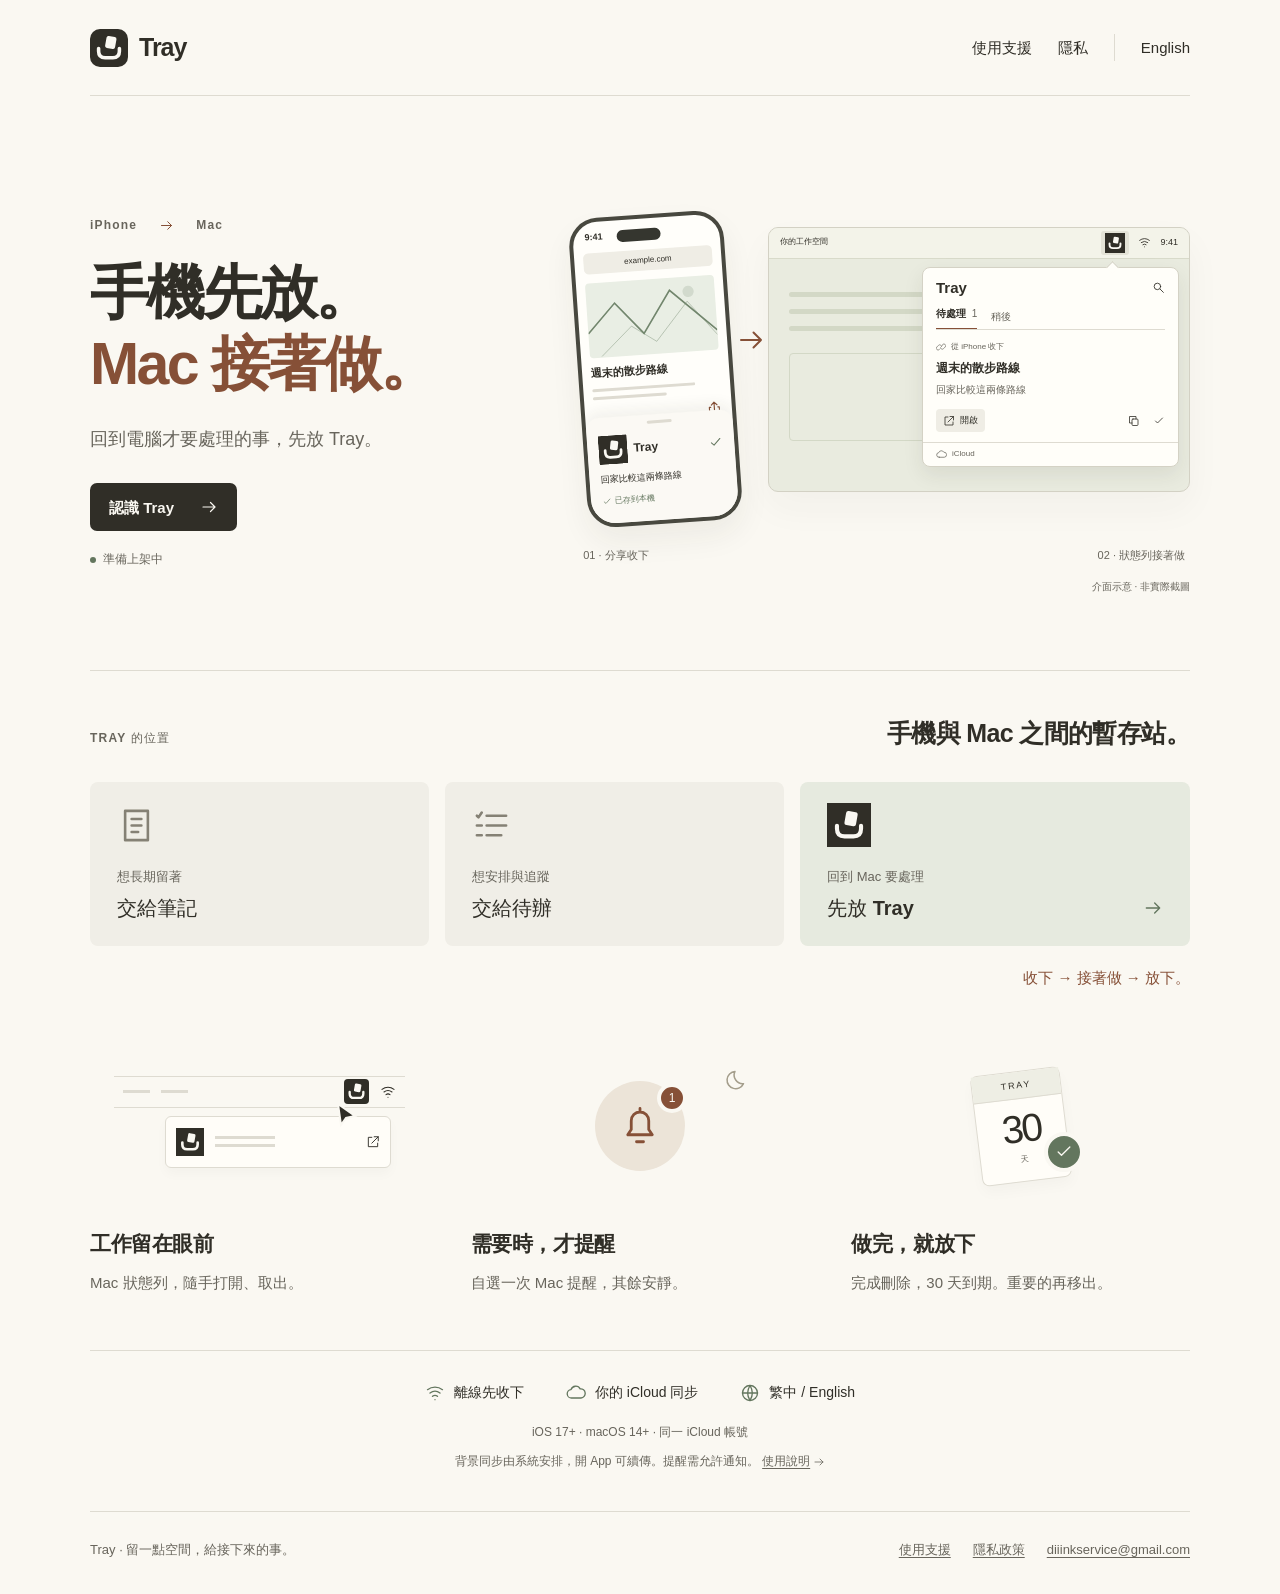
<file: index.html>
<!doctype html>
<html lang="zh-Hant"><head><meta charset="utf-8"><meta name="viewport" content="width=device-width,initial-scale=1">
<title>手機先放，Mac 接著做 · Tray</title><meta name="description" content="Tray 接住回到電腦才要處理的網址與想法。iPhone 分享收下，Mac 狀態列接著做，完成就放下。"><meta name="theme-color" content="#faf8f2">
<link rel="canonical" href="https://stanl1y.github.io/tray-site/"><link rel="alternate" hreflang="zh-Hant" href="https://stanl1y.github.io/tray-site/"><link rel="alternate" hreflang="en" href="https://stanl1y.github.io/tray-site/en/">
<link rel="icon" type="image/svg+xml" href="./assets/logo.svg"><link rel="stylesheet" href="./assets/site.css"></head>
<body><a class="skip" href="#main">跳至內容</a><div class="wrap"><header class="nav"><a class="brand" href="./" aria-label="Tray"><img src="./assets/logo.svg" width="38" height="38" alt="">Tray</a><nav class="links" aria-label="主選單"><a href="./support/">使用支援</a><a href="./privacy/">隱私</a><a class="lang" lang="en" hreflang="en" href="./en/">English</a></nav></header>
<main id="main"><section class="home-hero" aria-labelledby="hero-title">
<div class="hero-copy"><p class="eyebrow">iPhone <svg class="icon " viewBox="0 0 24 24" fill="none" stroke="currentColor" stroke-width="1.6" stroke-linecap="round" stroke-linejoin="round" aria-hidden="true"><path d="M4 12h16m-6-6 6 6-6 6"/></svg> Mac</p>
<h1 id="hero-title">手機先放。<span>Mac 接著做。</span></h1>
<p class="lead">回到電腦才要處理的事，先放 Tray。</p>
<a class="button" href="#why-tray">認識 Tray<svg class="icon " viewBox="0 0 24 24" fill="none" stroke="currentColor" stroke-width="1.6" stroke-linecap="round" stroke-linejoin="round" aria-hidden="true"><path d="M4 12h16m-6-6 6 6-6 6"/></svg></a>
<span class="release"><span class="status-dot"></span>準備上架中</span></div>
<figure class="handoff" aria-label="從 iPhone 分享網址，再從 Mac 狀態列接著處理的示意">
<div class="phone"><div class="phone-top"><span>9:41</span><span class="island"></span></div><div class="phone-page"><div class="address">example.com</div><div class="route-art"><svg viewBox="0 0 160 90" aria-hidden="true"><path d="M0 61 35 25 69 65 104 14 160 67" fill="none" stroke="currentColor" stroke-width="2"/><path d="m15 90 39-35 30 21 41-47 35 44" fill="none" stroke="currentColor" stroke-width="1" opacity=".5"/><circle cx="127" cy="17" r="7" fill="currentColor" opacity=".2"/></svg></div><strong>週末的散步路線</strong><div class="text-lines"><i></i><i></i></div><span class="share-symbol"><svg class="icon " viewBox="0 0 24 24" fill="none" stroke="currentColor" stroke-width="1.6" stroke-linecap="round" stroke-linejoin="round" aria-hidden="true"><path d="M12 15V3m-4 4 4-4 4 4M7 10H5v11h14V10h-2"/></svg></span></div>
<div class="share-preview"><div class="sheet-handle"></div><div class="share-title"><img src="assets/logo.svg" width="29" height="29" alt=""><strong>Tray</strong><svg class="icon " viewBox="0 0 24 24" fill="none" stroke="currentColor" stroke-width="1.6" stroke-linecap="round" stroke-linejoin="round" aria-hidden="true"><path d="m5 12 4 4L19 6"/></svg></div><p>回家比較這兩條路線</p><span class="saved"><svg class="icon " viewBox="0 0 24 24" fill="none" stroke="currentColor" stroke-width="1.6" stroke-linecap="round" stroke-linejoin="round" aria-hidden="true"><path d="m5 12 4 4L19 6"/></svg>已存到本機</span></div></div>
<div class="handoff-arrow"><svg class="icon " viewBox="0 0 24 24" fill="none" stroke="currentColor" stroke-width="1.6" stroke-linecap="round" stroke-linejoin="round" aria-hidden="true"><path d="M4 12h16m-6-6 6 6-6 6"/></svg></div>
<div class="desktop"><div class="desktop-menu"><span class="desktop-menu-word">你的工作空間</span><span class="menu-tray"><img src="assets/logo.svg" width="23" height="23" alt="Tray"></span><svg class="icon " viewBox="0 0 24 24" fill="none" stroke="currentColor" stroke-width="1.6" stroke-linecap="round" stroke-linejoin="round" aria-hidden="true"><path d="M3 8a15 15 0 0 1 18 0M6 12a10 10 0 0 1 12 0m-9 4a5 5 0 0 1 6 0M12 20h.01"/></svg><span>9:41</span></div><div class="workspace-lines" aria-hidden="true"><span></span><span></span><span></span><div></div></div><div class="inbox-preview"><div class="preview-heading"><b>Tray</b><svg class="icon " viewBox="0 0 24 24" fill="none" stroke="currentColor" stroke-width="1.6" stroke-linecap="round" stroke-linejoin="round" aria-hidden="true"><circle cx="10" cy="10" r="6"/><path d="m15 15 6 6"/></svg></div><div class="preview-tabs"><strong>待處理 <span>1</span></strong><span>稍後</span></div><div class="preview-item"><small><svg class="icon " viewBox="0 0 24 24" fill="none" stroke="currentColor" stroke-width="1.6" stroke-linecap="round" stroke-linejoin="round" aria-hidden="true"><path d="m10 13 4-4m-5 7-2 2a4 4 0 0 1-6-6l4-4a4 4 0 0 1 6 0m2 0 2-2a4 4 0 0 1 6 6l-4 4a4 4 0 0 1-6 0" transform="translate(1 0)"/></svg>從 iPhone 收下</small><b>週末的散步路線</b><p>回家比較這兩條路線</p><div class="preview-actions"><span><svg class="icon " viewBox="0 0 24 24" fill="none" stroke="currentColor" stroke-width="1.6" stroke-linecap="round" stroke-linejoin="round" aria-hidden="true"><path d="M14 3h7v7m0-7L10 14M10 4H4v16h16v-6"/></svg>開啟</span><span><svg class="icon " viewBox="0 0 24 24" fill="none" stroke="currentColor" stroke-width="1.6" stroke-linecap="round" stroke-linejoin="round" aria-hidden="true"><rect x="8" y="8" width="12" height="13" rx="2"/><path d="M16 8V3H3v13h5"/></svg></span><span><svg class="icon " viewBox="0 0 24 24" fill="none" stroke="currentColor" stroke-width="1.6" stroke-linecap="round" stroke-linejoin="round" aria-hidden="true"><path d="m5 12 4 4L19 6"/></svg></span></div></div><div class="preview-status"><svg class="icon " viewBox="0 0 24 24" fill="none" stroke="currentColor" stroke-width="1.6" stroke-linecap="round" stroke-linejoin="round" aria-hidden="true"><path d="M7 18a5 5 0 0 1-1-10 6 6 0 0 1 11-1 5.5 5.5 0 0 1 1 11H7Z"/></svg> iCloud</div></div></div>
<div class="flow-labels"><span>01 · 分享收下</span><span>02 · 狀態列接著做</span></div>
<figcaption>介面示意 · 非實際截圖</figcaption></figure>
</section>
<section class="difference" id="why-tray" aria-labelledby="difference-title"><div class="section-heading"><p class="eyebrow">TRAY 的位置</p><h2 id="difference-title">手機與 Mac 之間的暫存站。</h2></div>
<div class="use-cases"><div class="use-case"><svg class="icon " viewBox="0 0 24 24" fill="none" stroke="currentColor" stroke-width="1.6" stroke-linecap="round" stroke-linejoin="round" aria-hidden="true"><path d="M5 3h14v18H5zM9 8h6m-6 4h6m-6 4h4"/></svg><p>想長期留著</p><h3>交給筆記</h3></div><div class="use-case"><svg class="icon " viewBox="0 0 24 24" fill="none" stroke="currentColor" stroke-width="1.6" stroke-linecap="round" stroke-linejoin="round" aria-hidden="true"><path d="m3 6 1 1 2-3m3 2h12M3 12h3m3 0h12M3 18h3m3 0h9"/></svg><p>想安排與追蹤</p><h3>交給待辦</h3></div><div class="use-case tray-case"><img src="assets/logo.svg" width="44" height="44" alt=""><p>回到 Mac 要處理</p><h3>先放 Tray<svg class="icon " viewBox="0 0 24 24" fill="none" stroke="currentColor" stroke-width="1.6" stroke-linecap="round" stroke-linejoin="round" aria-hidden="true"><path d="M4 12h16m-6-6 6 6-6 6"/></svg></h3></div></div>
<p class="difference-note">收下 → 接著做 → 放下。</p></section>
<section class="benefits" aria-label="Tray 的三個不同">
<article class="benefit"><div class="benefit-art menu-art" aria-hidden="true"><div class="mini-menu"><i></i><i></i><img src="assets/logo.svg" width="25" height="25" alt=""><svg class="icon " viewBox="0 0 24 24" fill="none" stroke="currentColor" stroke-width="1.6" stroke-linecap="round" stroke-linejoin="round" aria-hidden="true"><path d="M3 8a15 15 0 0 1 18 0M6 12a10 10 0 0 1 12 0m-9 4a5 5 0 0 1 6 0M12 20h.01"/></svg></div><div class="mini-popover"><img src="assets/logo.svg" width="28" height="28" alt=""><div><i></i><i></i></div><svg class="icon " viewBox="0 0 24 24" fill="none" stroke="currentColor" stroke-width="1.6" stroke-linecap="round" stroke-linejoin="round" aria-hidden="true"><path d="M14 3h7v7m0-7L10 14M10 4H4v16h16v-6"/></svg></div><span class="cursor-pointer"><svg viewBox="0 0 22 27"><path d="m2 2 3 21 5-7 9-2Z" fill="var(--ink)" stroke="var(--paper)" stroke-width="2"/></svg></span></div><h2>工作留在眼前</h2><p>Mac 狀態列，隨手打開、取出。</p></article>
<article class="benefit"><div class="benefit-art reminder-art" aria-hidden="true"><div class="bell-orbit"><svg class="icon " viewBox="0 0 24 24" fill="none" stroke="currentColor" stroke-width="1.6" stroke-linecap="round" stroke-linejoin="round" aria-hidden="true"><path d="M5 17h14l-2-3V9a5 5 0 0 0-10 0v5l-2 3Zm5 4h4M12 2v2"/></svg><span>1</span></div><span class="quiet-mark"><svg class="icon " viewBox="0 0 24 24" fill="none" stroke="currentColor" stroke-width="1.6" stroke-linecap="round" stroke-linejoin="round" aria-hidden="true"><path d="M20 15A9 9 0 0 1 9 4a9 9 0 1 0 11 11Z"/></svg></span></div><h2>需要時，才提醒</h2><p>自選一次 Mac 提醒，其餘安靜。</p></article>
<article class="benefit"><div class="benefit-art expiry-art" aria-hidden="true"><div class="calendar-card"><span>TRAY</span><b>30</b><small>天</small></div><div class="done-stamp"><svg class="icon " viewBox="0 0 24 24" fill="none" stroke="currentColor" stroke-width="1.6" stroke-linecap="round" stroke-linejoin="round" aria-hidden="true"><path d="m5 12 4 4L19 6"/></svg></div></div><h2>做完，就放下</h2><p>完成刪除，30 天到期。重要的再移出。</p></article>
</section>
<section class="essentials" aria-label="基本功能與需求"><div class="essential-list"><span><svg class="icon " viewBox="0 0 24 24" fill="none" stroke="currentColor" stroke-width="1.6" stroke-linecap="round" stroke-linejoin="round" aria-hidden="true"><path d="M3 8a15 15 0 0 1 18 0M6 12a10 10 0 0 1 12 0m-9 4a5 5 0 0 1 6 0M12 20h.01"/></svg>離線先收下</span><span><svg class="icon " viewBox="0 0 24 24" fill="none" stroke="currentColor" stroke-width="1.6" stroke-linecap="round" stroke-linejoin="round" aria-hidden="true"><path d="M7 18a5 5 0 0 1-1-10 6 6 0 0 1 11-1 5.5 5.5 0 0 1 1 11H7Z"/></svg>你的 iCloud 同步</span><span><svg class="icon " viewBox="0 0 24 24" fill="none" stroke="currentColor" stroke-width="1.6" stroke-linecap="round" stroke-linejoin="round" aria-hidden="true"><circle cx="12" cy="12" r="9"/><path d="M3 12h18M12 3a17 17 0 0 1 0 18 17 17 0 0 1 0-18Z"/></svg>繁中 / English</span></div><p>iOS 17+ · macOS 14+ · 同一 iCloud 帳號</p><p class="fine-print">背景同步由系統安排，開 App 可續傳。提醒需允許通知。 <a href="support/">使用說明<svg class="icon " viewBox="0 0 24 24" fill="none" stroke="currentColor" stroke-width="1.6" stroke-linecap="round" stroke-linejoin="round" aria-hidden="true"><path d="M4 12h16m-6-6 6 6-6 6"/></svg></a></p></section></main><footer class="footer"><span>Tray · 留一點空間，給接下來的事。</span><nav aria-label="頁尾"><a href="./support/">使用支援</a><a href="./privacy/">隱私政策</a><a href="mailto:diiinkservice@gmail.com">diiinkservice@gmail.com</a></nav></footer></div></body></html>
</file>
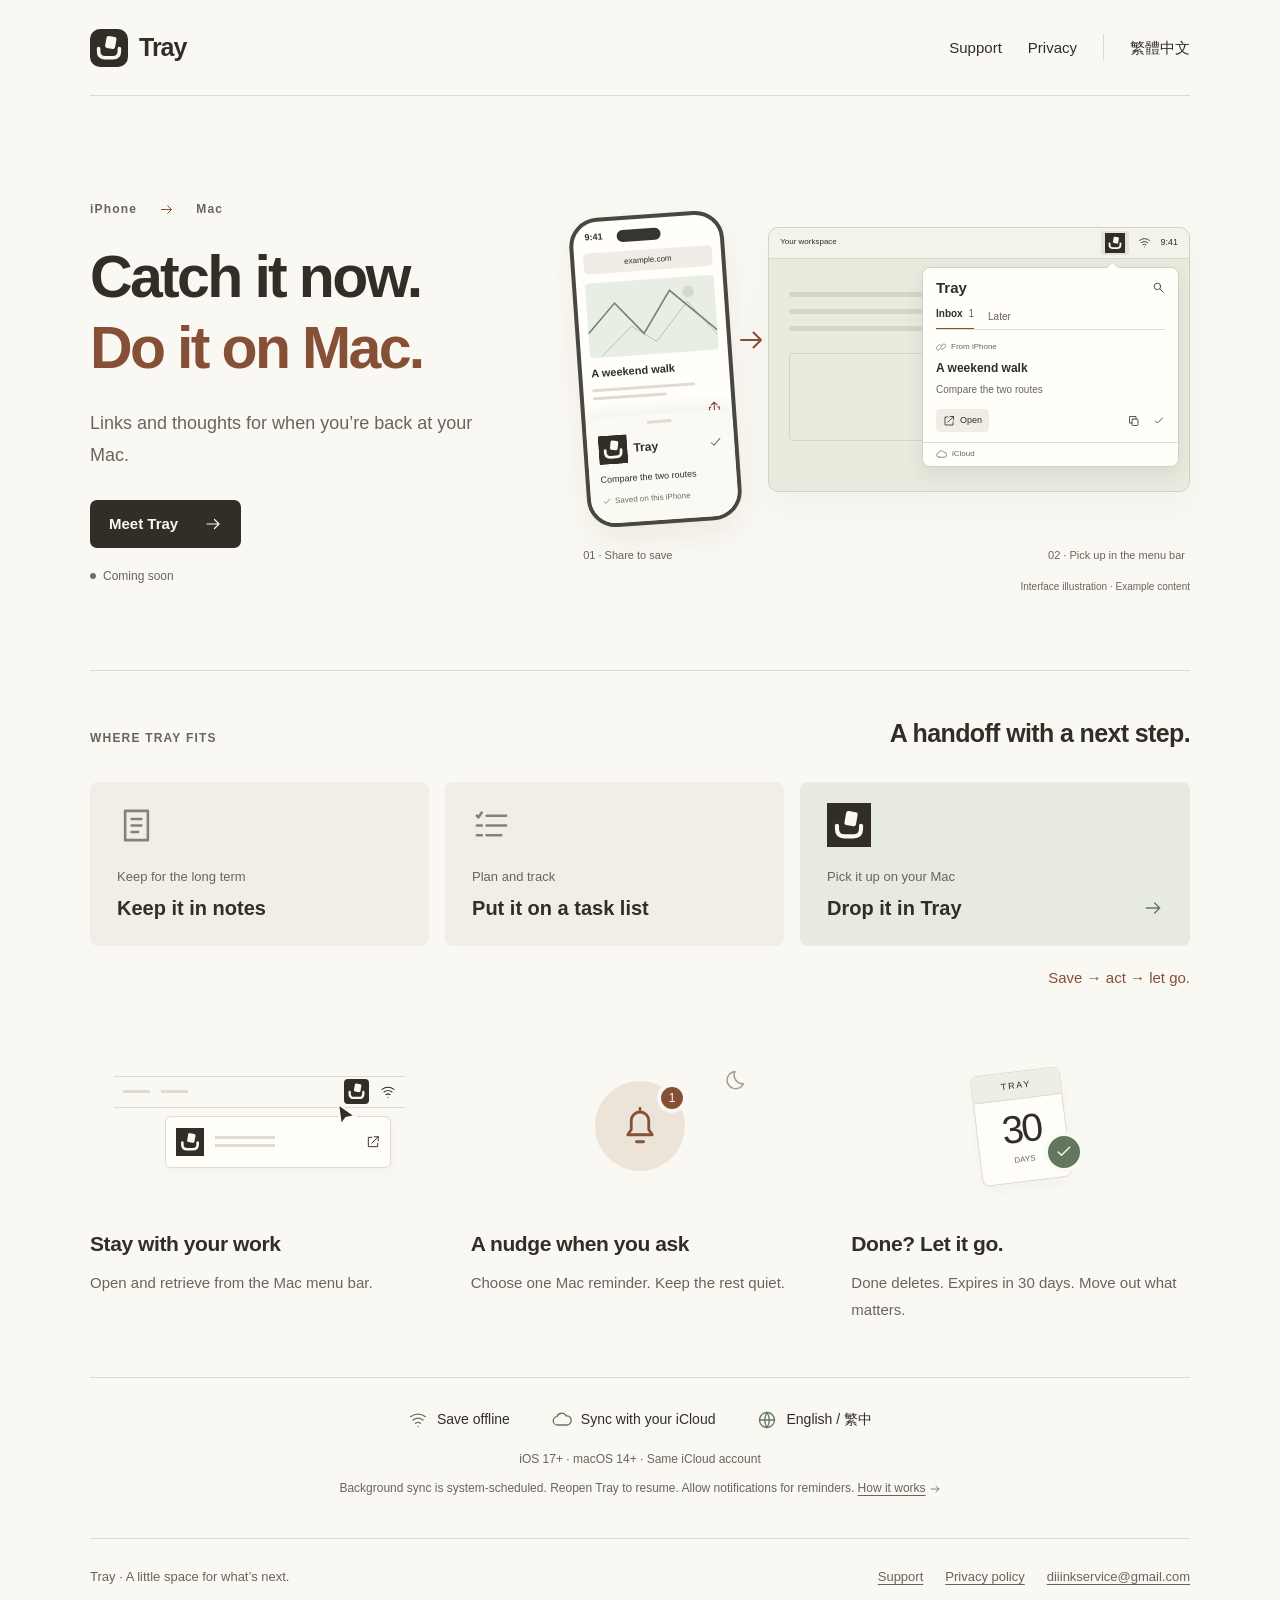
<file: en/index.html>
<!doctype html>
<html lang="en"><head><meta charset="utf-8"><meta name="viewport" content="width=device-width,initial-scale=1">
<title>Save on iPhone. Do it on Mac. · Tray</title><meta name="description" content="Save links and thoughts for your Mac. Capture on iPhone, act from the menu bar, and let go when done."><meta name="theme-color" content="#faf8f2">
<link rel="canonical" href="https://stanl1y.github.io/tray-site/en/"><link rel="alternate" hreflang="zh-Hant" href="https://stanl1y.github.io/tray-site/"><link rel="alternate" hreflang="en" href="https://stanl1y.github.io/tray-site/en/">
<link rel="icon" type="image/svg+xml" href="../assets/logo.svg"><link rel="stylesheet" href="../assets/site.css"></head>
<body><a class="skip" href="#main">Skip to content</a><div class="wrap"><header class="nav"><a class="brand" href="../en/" aria-label="Tray"><img src="../assets/logo.svg" width="38" height="38" alt="">Tray</a><nav class="links" aria-label="Main navigation"><a href="../en/support/">Support</a><a href="../en/privacy/">Privacy</a><a class="lang" lang="zh-Hant" hreflang="zh-Hant" href="../">繁體中文</a></nav></header>
<main id="main"><section class="home-hero" aria-labelledby="hero-title">
<div class="hero-copy"><p class="eyebrow">iPhone <svg class="icon " viewBox="0 0 24 24" fill="none" stroke="currentColor" stroke-width="1.6" stroke-linecap="round" stroke-linejoin="round" aria-hidden="true"><path d="M4 12h16m-6-6 6 6-6 6"/></svg> Mac</p>
<h1 id="hero-title">Catch it now.<span>Do it on Mac.</span></h1>
<p class="lead">Links and thoughts for when you’re back at your Mac.</p>
<a class="button" href="#why-tray">Meet Tray<svg class="icon " viewBox="0 0 24 24" fill="none" stroke="currentColor" stroke-width="1.6" stroke-linecap="round" stroke-linejoin="round" aria-hidden="true"><path d="M4 12h16m-6-6 6 6-6 6"/></svg></a>
<span class="release"><span class="status-dot"></span>Coming soon</span></div>
<figure class="handoff" aria-label="Illustration: share a link on iPhone and pick it up from the Mac menu bar">
<div class="phone"><div class="phone-top"><span>9:41</span><span class="island"></span></div><div class="phone-page"><div class="address">example.com</div><div class="route-art"><svg viewBox="0 0 160 90" aria-hidden="true"><path d="M0 61 35 25 69 65 104 14 160 67" fill="none" stroke="currentColor" stroke-width="2"/><path d="m15 90 39-35 30 21 41-47 35 44" fill="none" stroke="currentColor" stroke-width="1" opacity=".5"/><circle cx="127" cy="17" r="7" fill="currentColor" opacity=".2"/></svg></div><strong>A weekend walk</strong><div class="text-lines"><i></i><i></i></div><span class="share-symbol"><svg class="icon " viewBox="0 0 24 24" fill="none" stroke="currentColor" stroke-width="1.6" stroke-linecap="round" stroke-linejoin="round" aria-hidden="true"><path d="M12 15V3m-4 4 4-4 4 4M7 10H5v11h14V10h-2"/></svg></span></div>
<div class="share-preview"><div class="sheet-handle"></div><div class="share-title"><img src="../assets/logo.svg" width="29" height="29" alt=""><strong>Tray</strong><svg class="icon " viewBox="0 0 24 24" fill="none" stroke="currentColor" stroke-width="1.6" stroke-linecap="round" stroke-linejoin="round" aria-hidden="true"><path d="m5 12 4 4L19 6"/></svg></div><p>Compare the two routes</p><span class="saved"><svg class="icon " viewBox="0 0 24 24" fill="none" stroke="currentColor" stroke-width="1.6" stroke-linecap="round" stroke-linejoin="round" aria-hidden="true"><path d="m5 12 4 4L19 6"/></svg>Saved on this iPhone</span></div></div>
<div class="handoff-arrow"><svg class="icon " viewBox="0 0 24 24" fill="none" stroke="currentColor" stroke-width="1.6" stroke-linecap="round" stroke-linejoin="round" aria-hidden="true"><path d="M4 12h16m-6-6 6 6-6 6"/></svg></div>
<div class="desktop"><div class="desktop-menu"><span class="desktop-menu-word">Your workspace</span><span class="menu-tray"><img src="../assets/logo.svg" width="23" height="23" alt="Tray"></span><svg class="icon " viewBox="0 0 24 24" fill="none" stroke="currentColor" stroke-width="1.6" stroke-linecap="round" stroke-linejoin="round" aria-hidden="true"><path d="M3 8a15 15 0 0 1 18 0M6 12a10 10 0 0 1 12 0m-9 4a5 5 0 0 1 6 0M12 20h.01"/></svg><span>9:41</span></div><div class="workspace-lines" aria-hidden="true"><span></span><span></span><span></span><div></div></div><div class="inbox-preview"><div class="preview-heading"><b>Tray</b><svg class="icon " viewBox="0 0 24 24" fill="none" stroke="currentColor" stroke-width="1.6" stroke-linecap="round" stroke-linejoin="round" aria-hidden="true"><circle cx="10" cy="10" r="6"/><path d="m15 15 6 6"/></svg></div><div class="preview-tabs"><strong>Inbox <span>1</span></strong><span>Later</span></div><div class="preview-item"><small><svg class="icon " viewBox="0 0 24 24" fill="none" stroke="currentColor" stroke-width="1.6" stroke-linecap="round" stroke-linejoin="round" aria-hidden="true"><path d="m10 13 4-4m-5 7-2 2a4 4 0 0 1-6-6l4-4a4 4 0 0 1 6 0m2 0 2-2a4 4 0 0 1 6 6l-4 4a4 4 0 0 1-6 0" transform="translate(1 0)"/></svg>From iPhone</small><b>A weekend walk</b><p>Compare the two routes</p><div class="preview-actions"><span><svg class="icon " viewBox="0 0 24 24" fill="none" stroke="currentColor" stroke-width="1.6" stroke-linecap="round" stroke-linejoin="round" aria-hidden="true"><path d="M14 3h7v7m0-7L10 14M10 4H4v16h16v-6"/></svg>Open</span><span><svg class="icon " viewBox="0 0 24 24" fill="none" stroke="currentColor" stroke-width="1.6" stroke-linecap="round" stroke-linejoin="round" aria-hidden="true"><rect x="8" y="8" width="12" height="13" rx="2"/><path d="M16 8V3H3v13h5"/></svg></span><span><svg class="icon " viewBox="0 0 24 24" fill="none" stroke="currentColor" stroke-width="1.6" stroke-linecap="round" stroke-linejoin="round" aria-hidden="true"><path d="m5 12 4 4L19 6"/></svg></span></div></div><div class="preview-status"><svg class="icon " viewBox="0 0 24 24" fill="none" stroke="currentColor" stroke-width="1.6" stroke-linecap="round" stroke-linejoin="round" aria-hidden="true"><path d="M7 18a5 5 0 0 1-1-10 6 6 0 0 1 11-1 5.5 5.5 0 0 1 1 11H7Z"/></svg> iCloud</div></div></div>
<div class="flow-labels"><span>01 · Share to save</span><span>02 · Pick up in the menu bar</span></div>
<figcaption>Interface illustration · Example content</figcaption></figure>
</section>
<section class="difference" id="why-tray" aria-labelledby="difference-title"><div class="section-heading"><p class="eyebrow">WHERE TRAY FITS</p><h2 id="difference-title">A handoff with a next step.</h2></div>
<div class="use-cases"><div class="use-case"><svg class="icon " viewBox="0 0 24 24" fill="none" stroke="currentColor" stroke-width="1.6" stroke-linecap="round" stroke-linejoin="round" aria-hidden="true"><path d="M5 3h14v18H5zM9 8h6m-6 4h6m-6 4h4"/></svg><p>Keep for the long term</p><h3>Keep it in notes</h3></div><div class="use-case"><svg class="icon " viewBox="0 0 24 24" fill="none" stroke="currentColor" stroke-width="1.6" stroke-linecap="round" stroke-linejoin="round" aria-hidden="true"><path d="m3 6 1 1 2-3m3 2h12M3 12h3m3 0h12M3 18h3m3 0h9"/></svg><p>Plan and track</p><h3>Put it on a task list</h3></div><div class="use-case tray-case"><img src="../assets/logo.svg" width="44" height="44" alt=""><p>Pick it up on your Mac</p><h3>Drop it in Tray<svg class="icon " viewBox="0 0 24 24" fill="none" stroke="currentColor" stroke-width="1.6" stroke-linecap="round" stroke-linejoin="round" aria-hidden="true"><path d="M4 12h16m-6-6 6 6-6 6"/></svg></h3></div></div>
<p class="difference-note">Save → act → let go.</p></section>
<section class="benefits" aria-label="Three things that make Tray different">
<article class="benefit"><div class="benefit-art menu-art" aria-hidden="true"><div class="mini-menu"><i></i><i></i><img src="../assets/logo.svg" width="25" height="25" alt=""><svg class="icon " viewBox="0 0 24 24" fill="none" stroke="currentColor" stroke-width="1.6" stroke-linecap="round" stroke-linejoin="round" aria-hidden="true"><path d="M3 8a15 15 0 0 1 18 0M6 12a10 10 0 0 1 12 0m-9 4a5 5 0 0 1 6 0M12 20h.01"/></svg></div><div class="mini-popover"><img src="../assets/logo.svg" width="28" height="28" alt=""><div><i></i><i></i></div><svg class="icon " viewBox="0 0 24 24" fill="none" stroke="currentColor" stroke-width="1.6" stroke-linecap="round" stroke-linejoin="round" aria-hidden="true"><path d="M14 3h7v7m0-7L10 14M10 4H4v16h16v-6"/></svg></div><span class="cursor-pointer"><svg viewBox="0 0 22 27"><path d="m2 2 3 21 5-7 9-2Z" fill="var(--ink)" stroke="var(--paper)" stroke-width="2"/></svg></span></div><h2>Stay with your work</h2><p>Open and retrieve from the Mac menu bar.</p></article>
<article class="benefit"><div class="benefit-art reminder-art" aria-hidden="true"><div class="bell-orbit"><svg class="icon " viewBox="0 0 24 24" fill="none" stroke="currentColor" stroke-width="1.6" stroke-linecap="round" stroke-linejoin="round" aria-hidden="true"><path d="M5 17h14l-2-3V9a5 5 0 0 0-10 0v5l-2 3Zm5 4h4M12 2v2"/></svg><span>1</span></div><span class="quiet-mark"><svg class="icon " viewBox="0 0 24 24" fill="none" stroke="currentColor" stroke-width="1.6" stroke-linecap="round" stroke-linejoin="round" aria-hidden="true"><path d="M20 15A9 9 0 0 1 9 4a9 9 0 1 0 11 11Z"/></svg></span></div><h2>A nudge when you ask</h2><p>Choose one Mac reminder. Keep the rest quiet.</p></article>
<article class="benefit"><div class="benefit-art expiry-art" aria-hidden="true"><div class="calendar-card"><span>TRAY</span><b>30</b><small>DAYS</small></div><div class="done-stamp"><svg class="icon " viewBox="0 0 24 24" fill="none" stroke="currentColor" stroke-width="1.6" stroke-linecap="round" stroke-linejoin="round" aria-hidden="true"><path d="m5 12 4 4L19 6"/></svg></div></div><h2>Done? Let it go.</h2><p>Done deletes. Expires in 30 days. Move out what matters.</p></article>
</section>
<section class="essentials" aria-label="Essentials and requirements"><div class="essential-list"><span><svg class="icon " viewBox="0 0 24 24" fill="none" stroke="currentColor" stroke-width="1.6" stroke-linecap="round" stroke-linejoin="round" aria-hidden="true"><path d="M3 8a15 15 0 0 1 18 0M6 12a10 10 0 0 1 12 0m-9 4a5 5 0 0 1 6 0M12 20h.01"/></svg>Save offline</span><span><svg class="icon " viewBox="0 0 24 24" fill="none" stroke="currentColor" stroke-width="1.6" stroke-linecap="round" stroke-linejoin="round" aria-hidden="true"><path d="M7 18a5 5 0 0 1-1-10 6 6 0 0 1 11-1 5.5 5.5 0 0 1 1 11H7Z"/></svg>Sync with your iCloud</span><span><svg class="icon " viewBox="0 0 24 24" fill="none" stroke="currentColor" stroke-width="1.6" stroke-linecap="round" stroke-linejoin="round" aria-hidden="true"><circle cx="12" cy="12" r="9"/><path d="M3 12h18M12 3a17 17 0 0 1 0 18 17 17 0 0 1 0-18Z"/></svg>English / 繁中</span></div><p>iOS 17+ · macOS 14+ · Same iCloud account</p><p class="fine-print">Background sync is system-scheduled. Reopen Tray to resume. Allow notifications for reminders. <a href="support/">How it works<svg class="icon " viewBox="0 0 24 24" fill="none" stroke="currentColor" stroke-width="1.6" stroke-linecap="round" stroke-linejoin="round" aria-hidden="true"><path d="M4 12h16m-6-6 6 6-6 6"/></svg></a></p></section></main><footer class="footer"><span>Tray · A little space for what’s next.</span><nav aria-label="Footer"><a href="../en/support/">Support</a><a href="../en/privacy/">Privacy policy</a><a href="mailto:diiinkservice@gmail.com">diiinkservice@gmail.com</a></nav></footer></div></body></html>
</file>
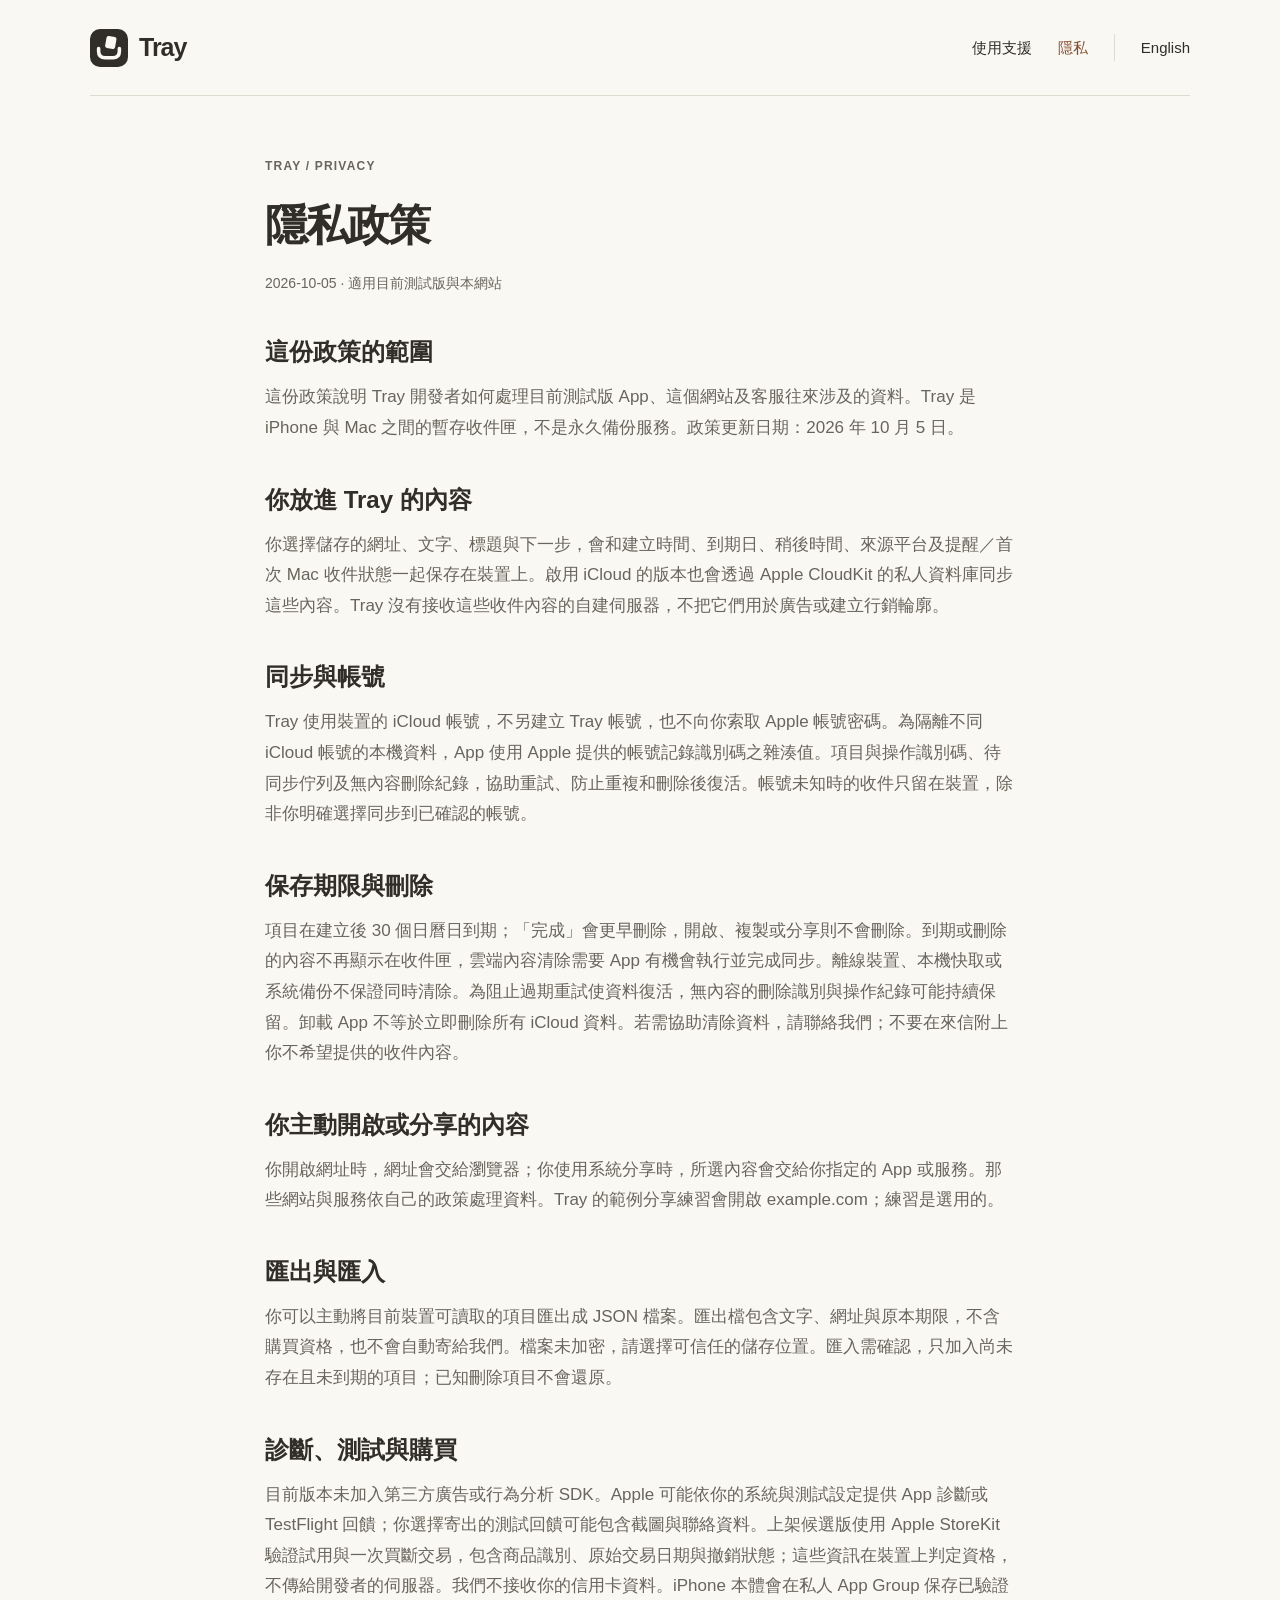
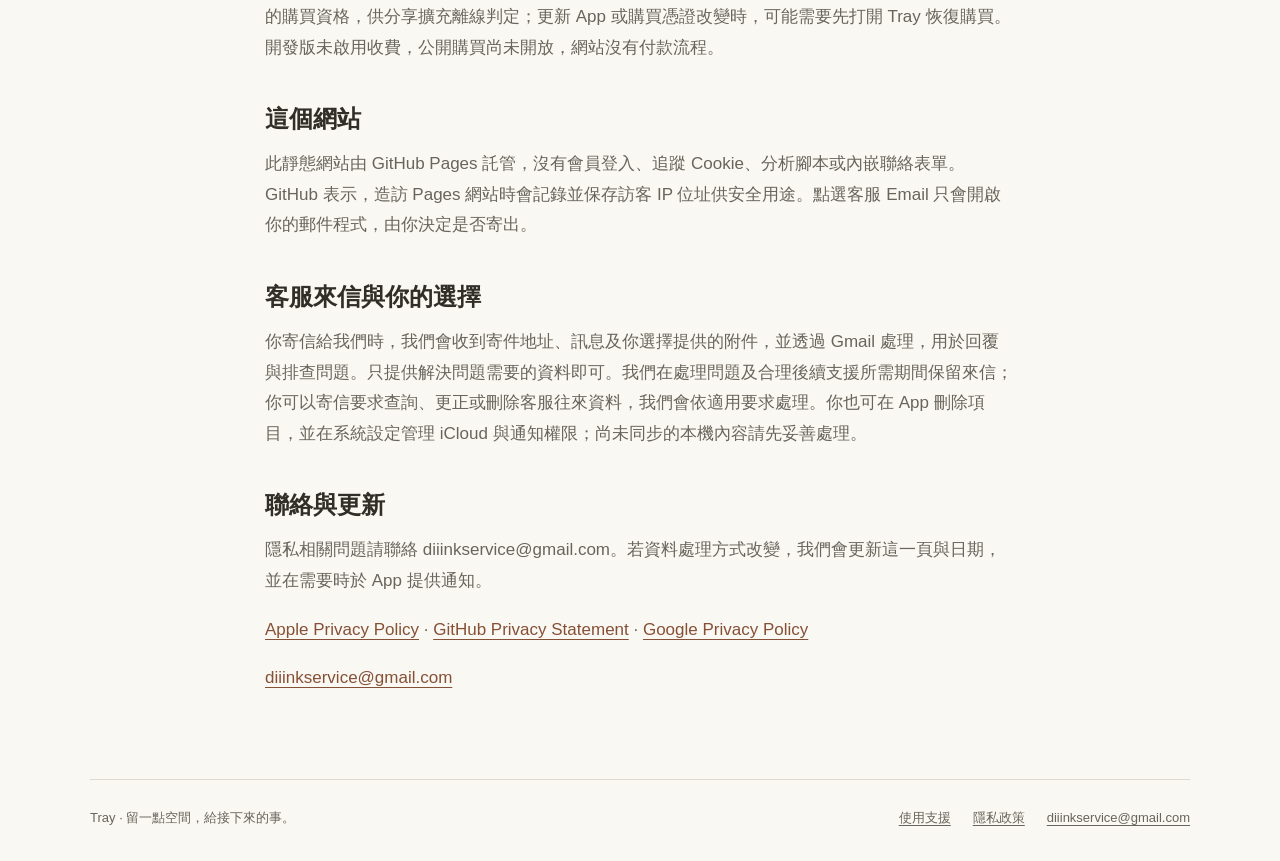
<file: privacy/index.html>
<!doctype html>
<html lang="zh-Hant"><head><meta charset="utf-8"><meta name="viewport" content="width=device-width,initial-scale=1">
<title>隱私政策 · Tray</title><meta name="description" content="Tray 的本機儲存、iCloud 同步、資料刪除、網站託管及客服隱私說明。"><meta name="theme-color" content="#faf8f2">
<link rel="canonical" href="https://stanl1y.github.io/tray-site/privacy/"><link rel="alternate" hreflang="zh-Hant" href="https://stanl1y.github.io/tray-site/privacy/"><link rel="alternate" hreflang="en" href="https://stanl1y.github.io/tray-site/en/privacy/">
<link rel="icon" type="image/svg+xml" href="../assets/logo.svg"><link rel="stylesheet" href="../assets/site.css"></head>
<body><a class="skip" href="#main">跳至內容</a><div class="wrap"><header class="nav"><a class="brand" href="../" aria-label="Tray"><img src="../assets/logo.svg" width="38" height="38" alt="">Tray</a><nav class="links" aria-label="主選單"><a href="../support/">使用支援</a><a href="../privacy/" aria-current="page">隱私</a><a class="lang" lang="en" hreflang="en" href="../en/privacy/">English</a></nav></header>
<main id="main"><article class="article"><p class="eyebrow">TRAY / PRIVACY</p><h1>隱私政策</h1><p class="policy-date">2026-10-05 · 適用目前測試版與本網站</p><section><h2>這份政策的範圍</h2><p>這份政策說明 Tray 開發者如何處理目前測試版 App、這個網站及客服往來涉及的資料。Tray 是 iPhone 與 Mac 之間的暫存收件匣，不是永久備份服務。政策更新日期：2026 年 10 月 5 日。</p></section><section><h2>你放進 Tray 的內容</h2><p>你選擇儲存的網址、文字、標題與下一步，會和建立時間、到期日、稍後時間、來源平台及提醒／首次 Mac 收件狀態一起保存在裝置上。啟用 iCloud 的版本也會透過 Apple CloudKit 的私人資料庫同步這些內容。Tray 沒有接收這些收件內容的自建伺服器，不把它們用於廣告或建立行銷輪廓。</p></section><section><h2>同步與帳號</h2><p>Tray 使用裝置的 iCloud 帳號，不另建立 Tray 帳號，也不向你索取 Apple 帳號密碼。為隔離不同 iCloud 帳號的本機資料，App 使用 Apple 提供的帳號記錄識別碼之雜湊值。項目與操作識別碼、待同步佇列及無內容刪除紀錄，協助重試、防止重複和刪除後復活。帳號未知時的收件只留在裝置，除非你明確選擇同步到已確認的帳號。</p></section><section><h2>保存期限與刪除</h2><p>項目在建立後 30 個日曆日到期；「完成」會更早刪除，開啟、複製或分享則不會刪除。到期或刪除的內容不再顯示在收件匣，雲端內容清除需要 App 有機會執行並完成同步。離線裝置、本機快取或系統備份不保證同時清除。為阻止過期重試使資料復活，無內容的刪除識別與操作紀錄可能持續保留。卸載 App 不等於立即刪除所有 iCloud 資料。若需協助清除資料，請聯絡我們；不要在來信附上你不希望提供的收件內容。</p></section><section><h2>你主動開啟或分享的內容</h2><p>你開啟網址時，網址會交給瀏覽器；你使用系統分享時，所選內容會交給你指定的 App 或服務。那些網站與服務依自己的政策處理資料。Tray 的範例分享練習會開啟 example.com；練習是選用的。</p></section><section><h2>匯出與匯入</h2><p>你可以主動將目前裝置可讀取的項目匯出成 JSON 檔案。匯出檔包含文字、網址與原本期限，不含購買資格，也不會自動寄給我們。檔案未加密，請選擇可信任的儲存位置。匯入需確認，只加入尚未存在且未到期的項目；已知刪除項目不會還原。</p></section><section><h2>診斷、測試與購買</h2><p>目前版本未加入第三方廣告或行為分析 SDK。Apple 可能依你的系統與測試設定提供 App 診斷或 TestFlight 回饋；你選擇寄出的測試回饋可能包含截圖與聯絡資料。上架候選版使用 Apple StoreKit 驗證試用與一次買斷交易，包含商品識別、原始交易日期與撤銷狀態；這些資訊在裝置上判定資格，不傳給開發者的伺服器。我們不接收你的信用卡資料。iPhone 本體會在私人 App Group 保存已驗證的購買資格，供分享擴充離線判定；更新 App 或購買憑證改變時，可能需要先打開 Tray 恢復購買。開發版未啟用收費，公開購買尚未開放，網站沒有付款流程。</p></section><section><h2>這個網站</h2><p>此靜態網站由 GitHub Pages 託管，沒有會員登入、追蹤 Cookie、分析腳本或內嵌聯絡表單。GitHub 表示，造訪 Pages 網站時會記錄並保存訪客 IP 位址供安全用途。點選客服 Email 只會開啟你的郵件程式，由你決定是否寄出。</p></section><section><h2>客服來信與你的選擇</h2><p>你寄信給我們時，我們會收到寄件地址、訊息及你選擇提供的附件，並透過 Gmail 處理，用於回覆與排查問題。只提供解決問題需要的資料即可。我們在處理問題及合理後續支援所需期間保留來信；你可以寄信要求查詢、更正或刪除客服往來資料，我們會依適用要求處理。你也可在 App 刪除項目，並在系統設定管理 iCloud 與通知權限；尚未同步的本機內容請先妥善處理。</p></section><section><h2>聯絡與更新</h2><p>隱私相關問題請聯絡 diiinkservice@gmail.com。若資料處理方式改變，我們會更新這一頁與日期，並在需要時於 App 提供通知。</p></section><p><a href="https://www.apple.com/legal/privacy/">Apple Privacy Policy</a> · <a href="https://docs.github.com/en/site-policy/privacy-policies/github-general-privacy-statement">GitHub Privacy Statement</a> · <a href="https://policies.google.com/privacy">Google Privacy Policy</a></p><p><a href="mailto:diiinkservice@gmail.com">diiinkservice@gmail.com</a></p></article></main><footer class="footer"><span>Tray · 留一點空間，給接下來的事。</span><nav aria-label="頁尾"><a href="../support/">使用支援</a><a href="../privacy/">隱私政策</a><a href="mailto:diiinkservice@gmail.com">diiinkservice@gmail.com</a></nav></footer></div></body></html>
</file>
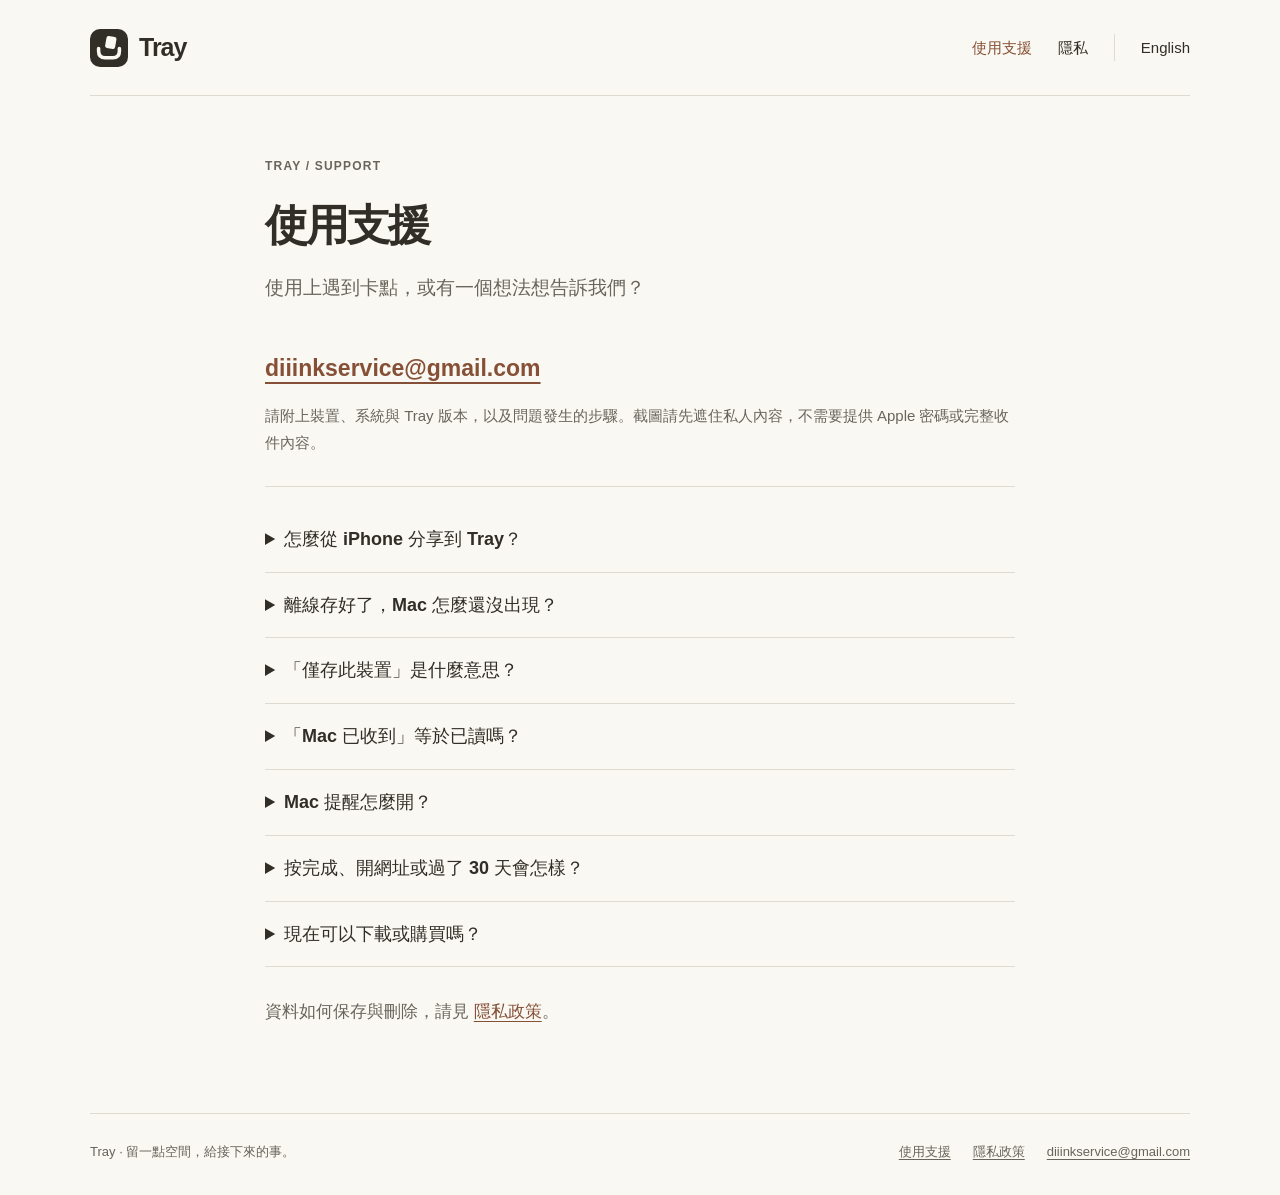
<file: support/index.html>
<!doctype html>
<html lang="zh-Hant"><head><meta charset="utf-8"><meta name="viewport" content="width=device-width,initial-scale=1">
<title>使用支援 · Tray</title><meta name="description" content="Tray 的分享、iCloud 同步、Mac 提醒與資料期限說明，及客服聯絡方式。"><meta name="theme-color" content="#faf8f2">
<link rel="canonical" href="https://stanl1y.github.io/tray-site/support/"><link rel="alternate" hreflang="zh-Hant" href="https://stanl1y.github.io/tray-site/support/"><link rel="alternate" hreflang="en" href="https://stanl1y.github.io/tray-site/en/support/">
<link rel="icon" type="image/svg+xml" href="../assets/logo.svg"><link rel="stylesheet" href="../assets/site.css"></head>
<body><a class="skip" href="#main">跳至內容</a><div class="wrap"><header class="nav"><a class="brand" href="../" aria-label="Tray"><img src="../assets/logo.svg" width="38" height="38" alt="">Tray</a><nav class="links" aria-label="主選單"><a href="../support/" aria-current="page">使用支援</a><a href="../privacy/">隱私</a><a class="lang" lang="en" hreflang="en" href="../en/support/">English</a></nav></header>
<main id="main"><article class="article"><p class="eyebrow">TRAY / SUPPORT</p><h1>使用支援</h1><p class="intro">使用上遇到卡點，或有一個想法想告訴我們？</p><div class="contact"><a href="mailto:diiinkservice@gmail.com">diiinkservice@gmail.com</a><p>請附上裝置、系統與 Tray 版本，以及問題發生的步驟。截圖請先遮住私人內容，不需要提供 Apple 密碼或完整收件內容。</p></div><details><summary>怎麼從 iPhone 分享到 Tray？</summary><p>先安裝並開啟 Tray 一次。在 Safari 或其他支援分享的 App 開啟分享選單，選 Tray，確認內容後儲存。如果沒看到 Tray，滑到 App 列的「更多」，再從「編輯」加入常用。這項設定由你在 iOS 完成，且不同來源 App 的分享列可能不同。</p></details><details><summary>離線存好了，Mac 怎麼還沒出現？</summary><p>本機保存與跨裝置同步是兩件事。確認兩端登入同一 iCloud 帳號、網路可用，再開啟 iPhone 的 Tray 與 Mac 的 Tray，查看同步狀態；遇到失敗可按重試。iOS 決定背景執行時機，恢復網路不代表 App 一定立即被喚醒，強制關閉後也不保證自動傳送。請先保留 App 和資料，避免未同步項目因移除 App 而遺失。</p></details><details><summary>「僅存此裝置」是什麼意思？</summary><p>還沒確認 iCloud 帳號時，收件會先留在此裝置。本機測試模式也不會跨裝置同步。對於帳號尚未確認時收下的內容，待帳號可用後，必須由你選擇把這些收件加入目前帳號；Tray 不會自行把它們傳到另一個帳號。</p></details><details><summary>「Mac 已收到」等於已讀嗎？</summary><p>不等於。它表示 Mac 已把該筆 iPhone 收件保存到本機，並回傳首次收件確認；不代表你看過、完成了、收過通知，也不代表後續每次編輯都已送達。</p></details><details><summary>Mac 提醒怎麼開？</summary><p>在 Mac 的 Tray 設定開啟提醒，並於 macOS 允許 Tray 通知。一般收件不會通知，只有選「回到 Mac 時提醒」的項目會請求一次提醒。電腦喚醒並解鎖後，至少等待約 10 秒；若內容還在同步，提醒可能更晚。專注模式與系統通知設定也會影響顯示。</p></details><details><summary>按完成、開網址或過了 30 天會怎樣？</summary><p>開啟、複製與分享會保留項目。「完成」會刪除，沒有垃圾桶或復原功能。每筆內容從建立起保留 30 個日曆日，編輯或稍後不會延長。到期項目退出收件匣；離線裝置與 iCloud 的內容清除會在可執行同步時接續處理。重要資料請先移到合適的保存位置。</p></details><details><summary>現在可以下載或購買嗎？</summary><p>Tray 正在準備首版上架，目前沒有公開的 App Store 下載或購買入口。正式價格、試用及下載資訊會在可用時公布。</p></details><p style="margin-top:30px">資料如何保存與刪除，請見 <a href="../privacy/">隱私政策</a>。</p></article></main><footer class="footer"><span>Tray · 留一點空間，給接下來的事。</span><nav aria-label="頁尾"><a href="../support/">使用支援</a><a href="../privacy/">隱私政策</a><a href="mailto:diiinkservice@gmail.com">diiinkservice@gmail.com</a></nav></footer></div></body></html>
</file>
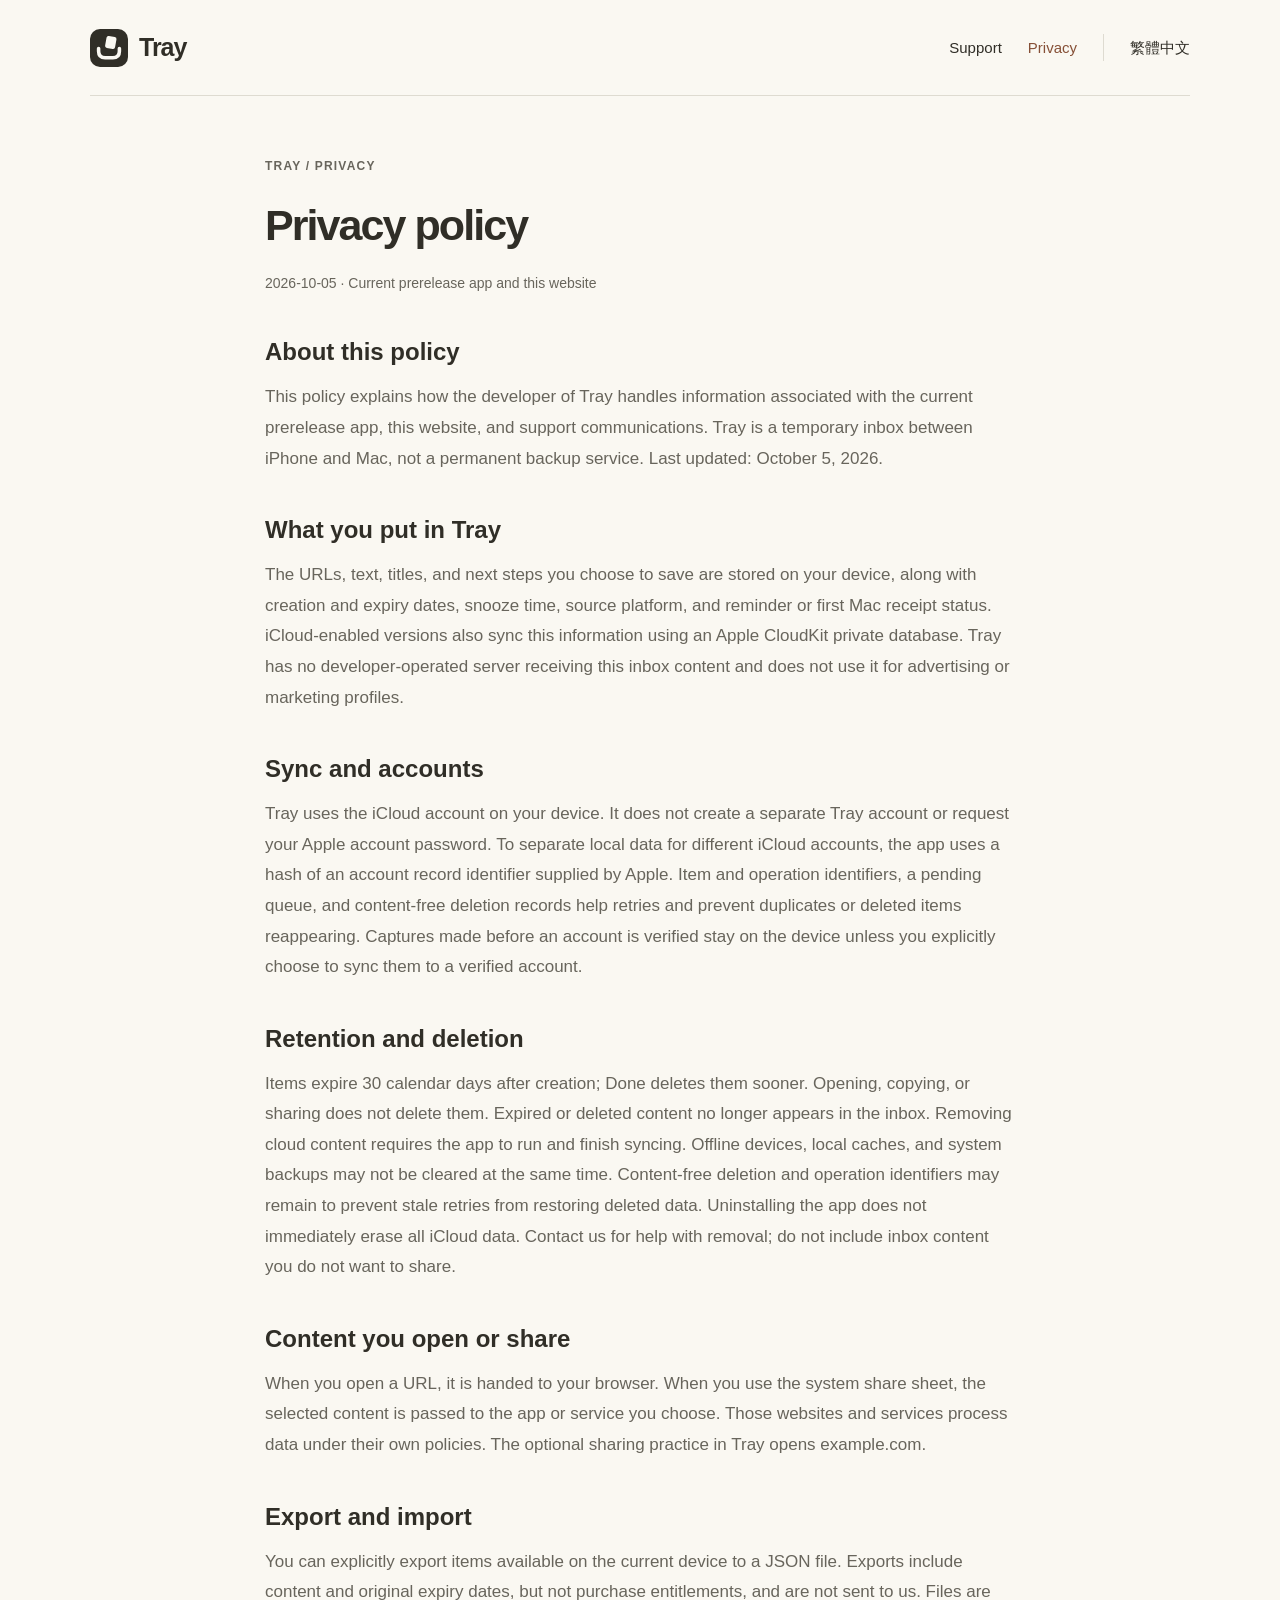
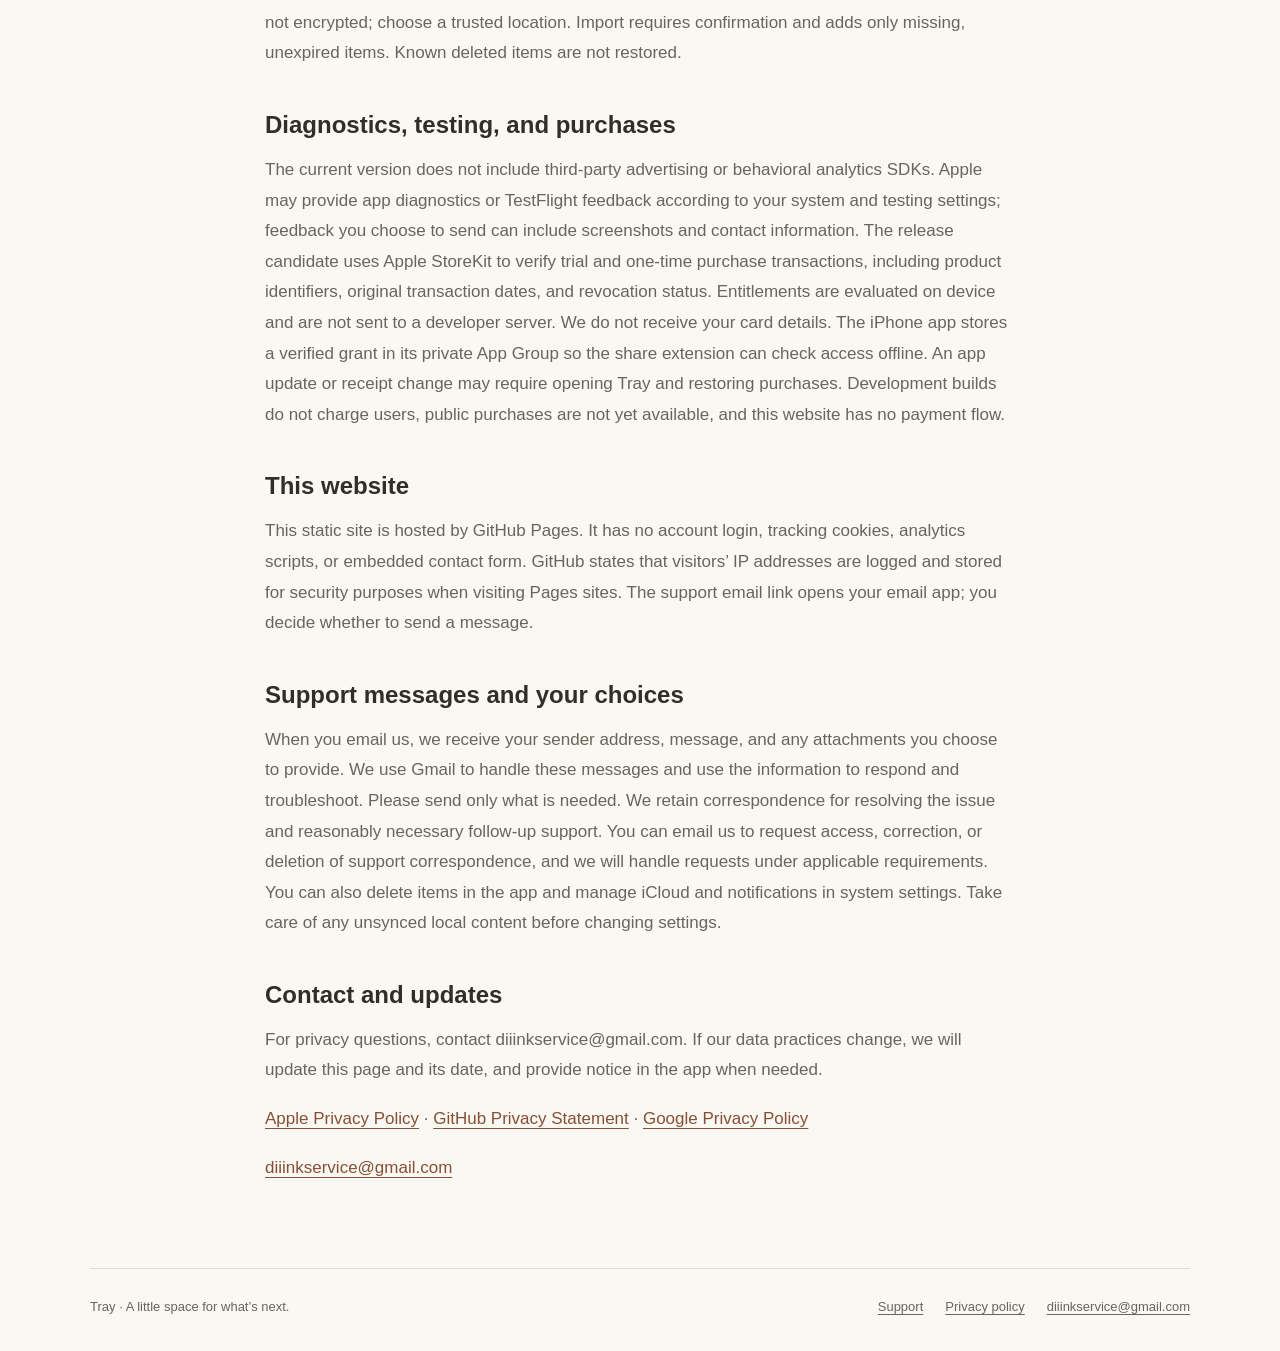
<file: en/privacy/index.html>
<!doctype html>
<html lang="en"><head><meta charset="utf-8"><meta name="viewport" content="width=device-width,initial-scale=1">
<title>Privacy policy · Tray</title><meta name="description" content="How Tray handles local storage, iCloud sync, deletion, website hosting, and support information."><meta name="theme-color" content="#faf8f2">
<link rel="canonical" href="https://stanl1y.github.io/tray-site/en/privacy/"><link rel="alternate" hreflang="zh-Hant" href="https://stanl1y.github.io/tray-site/privacy/"><link rel="alternate" hreflang="en" href="https://stanl1y.github.io/tray-site/en/privacy/">
<link rel="icon" type="image/svg+xml" href="../../assets/logo.svg"><link rel="stylesheet" href="../../assets/site.css"></head>
<body><a class="skip" href="#main">Skip to content</a><div class="wrap"><header class="nav"><a class="brand" href="../../en/" aria-label="Tray"><img src="../../assets/logo.svg" width="38" height="38" alt="">Tray</a><nav class="links" aria-label="Main navigation"><a href="../../en/support/">Support</a><a href="../../en/privacy/" aria-current="page">Privacy</a><a class="lang" lang="zh-Hant" hreflang="zh-Hant" href="../../privacy/">繁體中文</a></nav></header>
<main id="main"><article class="article"><p class="eyebrow">TRAY / PRIVACY</p><h1>Privacy policy</h1><p class="policy-date">2026-10-05 · Current prerelease app and this website</p><section><h2>About this policy</h2><p>This policy explains how the developer of Tray handles information associated with the current prerelease app, this website, and support communications. Tray is a temporary inbox between iPhone and Mac, not a permanent backup service. Last updated: October 5, 2026.</p></section><section><h2>What you put in Tray</h2><p>The URLs, text, titles, and next steps you choose to save are stored on your device, along with creation and expiry dates, snooze time, source platform, and reminder or first Mac receipt status. iCloud-enabled versions also sync this information using an Apple CloudKit private database. Tray has no developer-operated server receiving this inbox content and does not use it for advertising or marketing profiles.</p></section><section><h2>Sync and accounts</h2><p>Tray uses the iCloud account on your device. It does not create a separate Tray account or request your Apple account password. To separate local data for different iCloud accounts, the app uses a hash of an account record identifier supplied by Apple. Item and operation identifiers, a pending queue, and content-free deletion records help retries and prevent duplicates or deleted items reappearing. Captures made before an account is verified stay on the device unless you explicitly choose to sync them to a verified account.</p></section><section><h2>Retention and deletion</h2><p>Items expire 30 calendar days after creation; Done deletes them sooner. Opening, copying, or sharing does not delete them. Expired or deleted content no longer appears in the inbox. Removing cloud content requires the app to run and finish syncing. Offline devices, local caches, and system backups may not be cleared at the same time. Content-free deletion and operation identifiers may remain to prevent stale retries from restoring deleted data. Uninstalling the app does not immediately erase all iCloud data. Contact us for help with removal; do not include inbox content you do not want to share.</p></section><section><h2>Content you open or share</h2><p>When you open a URL, it is handed to your browser. When you use the system share sheet, the selected content is passed to the app or service you choose. Those websites and services process data under their own policies. The optional sharing practice in Tray opens example.com.</p></section><section><h2>Export and import</h2><p>You can explicitly export items available on the current device to a JSON file. Exports include content and original expiry dates, but not purchase entitlements, and are not sent to us. Files are not encrypted; choose a trusted location. Import requires confirmation and adds only missing, unexpired items. Known deleted items are not restored.</p></section><section><h2>Diagnostics, testing, and purchases</h2><p>The current version does not include third-party advertising or behavioral analytics SDKs. Apple may provide app diagnostics or TestFlight feedback according to your system and testing settings; feedback you choose to send can include screenshots and contact information. The release candidate uses Apple StoreKit to verify trial and one-time purchase transactions, including product identifiers, original transaction dates, and revocation status. Entitlements are evaluated on device and are not sent to a developer server. We do not receive your card details. The iPhone app stores a verified grant in its private App Group so the share extension can check access offline. An app update or receipt change may require opening Tray and restoring purchases. Development builds do not charge users, public purchases are not yet available, and this website has no payment flow.</p></section><section><h2>This website</h2><p>This static site is hosted by GitHub Pages. It has no account login, tracking cookies, analytics scripts, or embedded contact form. GitHub states that visitors’ IP addresses are logged and stored for security purposes when visiting Pages sites. The support email link opens your email app; you decide whether to send a message.</p></section><section><h2>Support messages and your choices</h2><p>When you email us, we receive your sender address, message, and any attachments you choose to provide. We use Gmail to handle these messages and use the information to respond and troubleshoot. Please send only what is needed. We retain correspondence for resolving the issue and reasonably necessary follow-up support. You can email us to request access, correction, or deletion of support correspondence, and we will handle requests under applicable requirements. You can also delete items in the app and manage iCloud and notifications in system settings. Take care of any unsynced local content before changing settings.</p></section><section><h2>Contact and updates</h2><p>For privacy questions, contact diiinkservice@gmail.com. If our data practices change, we will update this page and its date, and provide notice in the app when needed.</p></section><p><a href="https://www.apple.com/legal/privacy/">Apple Privacy Policy</a> · <a href="https://docs.github.com/en/site-policy/privacy-policies/github-general-privacy-statement">GitHub Privacy Statement</a> · <a href="https://policies.google.com/privacy">Google Privacy Policy</a></p><p><a href="mailto:diiinkservice@gmail.com">diiinkservice@gmail.com</a></p></article></main><footer class="footer"><span>Tray · A little space for what’s next.</span><nav aria-label="Footer"><a href="../../en/support/">Support</a><a href="../../en/privacy/">Privacy policy</a><a href="mailto:diiinkservice@gmail.com">diiinkservice@gmail.com</a></nav></footer></div></body></html>
</file>
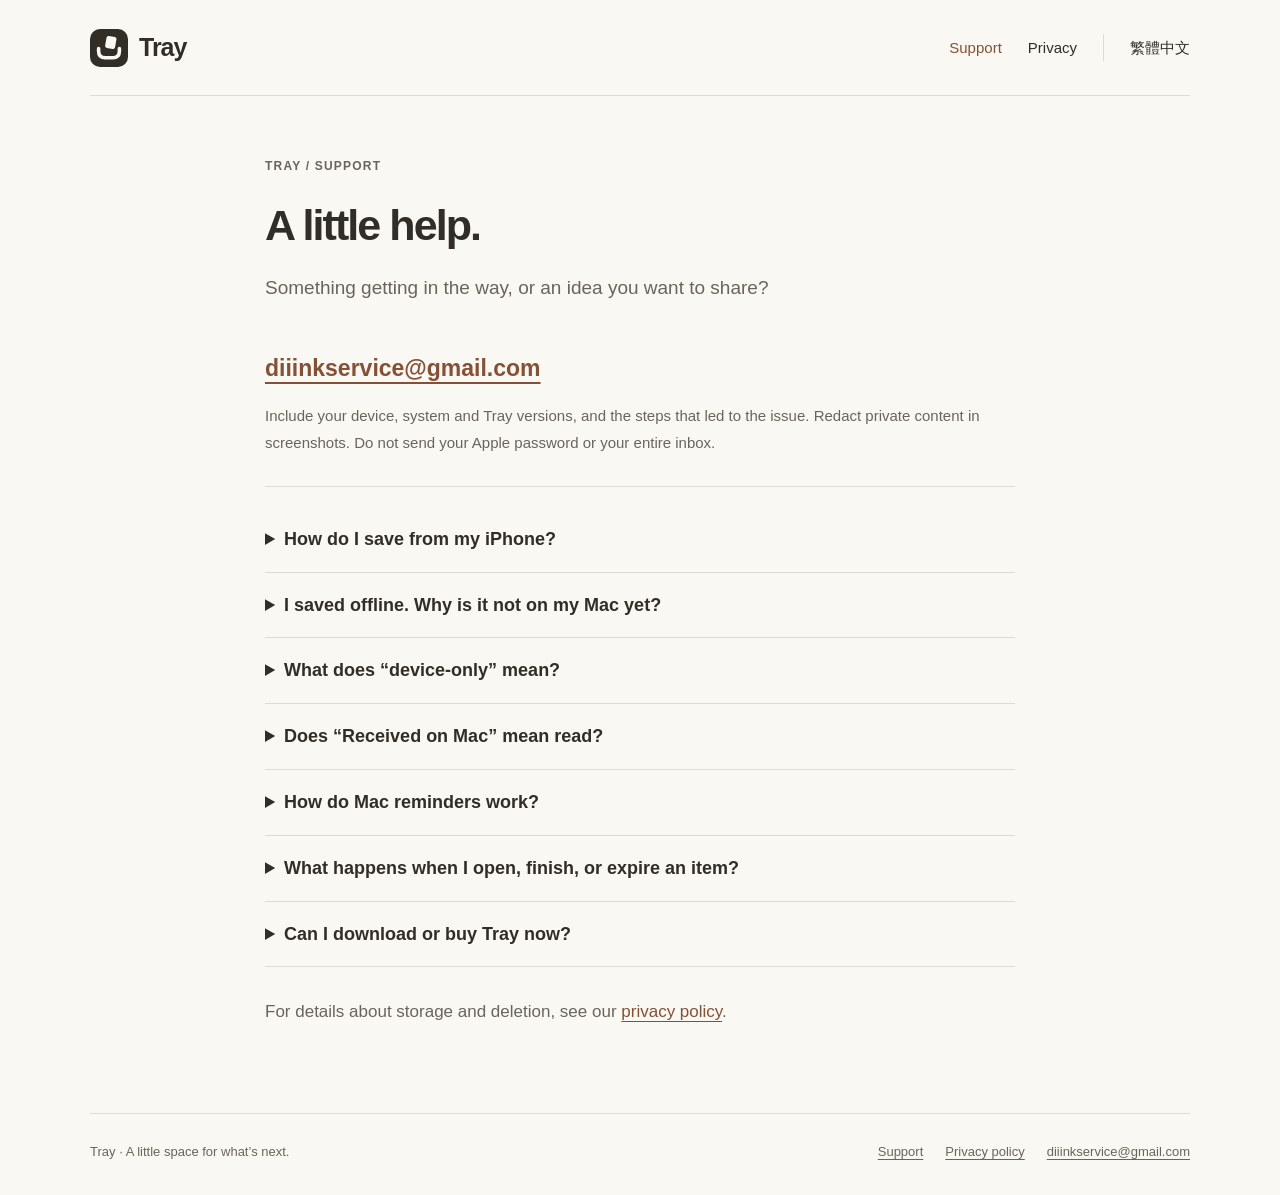
<file: en/support/index.html>
<!doctype html>
<html lang="en"><head><meta charset="utf-8"><meta name="viewport" content="width=device-width,initial-scale=1">
<title>Support · Tray</title><meta name="description" content="Help with sharing, iCloud sync, Mac reminders, and item expiry. Contact Tray support."><meta name="theme-color" content="#faf8f2">
<link rel="canonical" href="https://stanl1y.github.io/tray-site/en/support/"><link rel="alternate" hreflang="zh-Hant" href="https://stanl1y.github.io/tray-site/support/"><link rel="alternate" hreflang="en" href="https://stanl1y.github.io/tray-site/en/support/">
<link rel="icon" type="image/svg+xml" href="../../assets/logo.svg"><link rel="stylesheet" href="../../assets/site.css"></head>
<body><a class="skip" href="#main">Skip to content</a><div class="wrap"><header class="nav"><a class="brand" href="../../en/" aria-label="Tray"><img src="../../assets/logo.svg" width="38" height="38" alt="">Tray</a><nav class="links" aria-label="Main navigation"><a href="../../en/support/" aria-current="page">Support</a><a href="../../en/privacy/">Privacy</a><a class="lang" lang="zh-Hant" hreflang="zh-Hant" href="../../support/">繁體中文</a></nav></header>
<main id="main"><article class="article"><p class="eyebrow">TRAY / SUPPORT</p><h1>A little help.</h1><p class="intro">Something getting in the way, or an idea you want to share?</p><div class="contact"><a href="mailto:diiinkservice@gmail.com">diiinkservice@gmail.com</a><p>Include your device, system and Tray versions, and the steps that led to the issue. Redact private content in screenshots. Do not send your Apple password or your entire inbox.</p></div><details><summary>How do I save from my iPhone?</summary><p>Install and open Tray once. In Safari or another app with sharing support, open the share sheet, choose Tray, and save. If Tray is missing, open More in the app row, then Edit to add it to Favorites. You make this change in iOS; share options can differ between apps.</p></details><details><summary>I saved offline. Why is it not on my Mac yet?</summary><p>A local save is separate from cross-device sync. Check that both devices use the same iCloud account and have a connection, then open Tray on your iPhone and Mac and check sync status. Retry if an error is shown. iOS schedules background work; reconnecting does not guarantee an immediate wake, especially after force-quitting. Keep the app and its data while troubleshooting so unsynced captures are not lost.</p></details><details><summary>What does “device-only” mean?</summary><p>Captures made before an iCloud account is verified stay on that device. Local test mode also does not sync across devices. Once an account is available, you must explicitly choose to add unassigned captures to it. Tray does not silently upload them to another account.</p></details><details><summary>Does “Received on Mac” mean read?</summary><p>No. It confirms that a Mac saved the original iPhone capture locally and returned its first receipt. It does not mean read, completed, notified, or that every later edit has arrived.</p></details><details><summary>How do Mac reminders work?</summary><p>Enable reminders in Tray on your Mac and allow Tray notifications in macOS. Ordinary captures do not notify you; “Remind me on Mac” requests one reminder. Tray waits at least about 10 seconds after the screen is awake and the session is unlocked. Sync can add more delay, and Focus or system notification settings can affect presentation.</p></details><details><summary>What happens when I open, finish, or expire an item?</summary><p>Opening, copying, and sharing keep an item. Done deletes it, with no trash or undo. Items expire 30 calendar days after creation; editing or snoozing does not extend that time. Expired items leave the inbox. Removal of content on offline devices and iCloud proceeds when sync can run. Move important information somewhere suitable for long-term storage.</p></details><details><summary>Can I download or buy Tray now?</summary><p>Tray is preparing for its first release. There is no public App Store download or purchase link yet. Final pricing, trial information, and download details will be posted when available.</p></details><p style="margin-top:30px">For details about storage and deletion, see our <a href="../privacy/">privacy policy</a>.</p></article></main><footer class="footer"><span>Tray · A little space for what’s next.</span><nav aria-label="Footer"><a href="../../en/support/">Support</a><a href="../../en/privacy/">Privacy policy</a><a href="mailto:diiinkservice@gmail.com">diiinkservice@gmail.com</a></nav></footer></div></body></html>
</file>
<file: assets/site.css>
:root{color-scheme:light;--paper:#faf8f2;--ink:#302e27;--muted:#68655c;--line:#dedbd1;--accent:#865037;--field:#efede5;--green:#63765e}
*{box-sizing:border-box}html{scroll-behavior:smooth;scroll-padding-top:30px}body{margin:0;background:var(--paper);color:var(--ink);font:17px/1.8 -apple-system,BlinkMacSystemFont,"Segoe UI","PingFang TC","Noto Sans TC",sans-serif;-webkit-font-smoothing:antialiased}a{color:inherit;text-underline-offset:.25em}button,a{-webkit-tap-highlight-color:transparent}a:focus-visible,summary:focus-visible{outline:3px solid var(--accent);outline-offset:5px;border-radius:3px}h1,h2,h3,p,figure{margin:0}svg,img{vertical-align:middle}.icon{width:24px;height:24px;flex-shrink:0}.wrap{max-width:1180px;margin:auto;padding:0 40px}.skip{position:absolute;top:-100px;background:var(--ink);color:var(--paper);padding:10px 18px;z-index:5}.skip:focus{top:0}.nav{display:flex;align-items:center;justify-content:space-between;padding:25px 0;gap:24px;border-bottom:1px solid var(--line)}.brand{display:flex;gap:11px;align-items:center;text-decoration:none;font-size:25px;font-weight:720;letter-spacing:-.04em}.brand img{border-radius:10px;width:38px;height:38px}.links{display:flex;flex-wrap:wrap;align-items:center;gap:26px;font-size:15px}.links a{text-decoration:none}.links a:hover,.links a[aria-current=page]{color:var(--accent)}.lang{border-left:1px solid var(--line);padding-left:26px}.eyebrow{font-size:12px;letter-spacing:.1em;color:var(--muted);font-weight:550}.button{display:inline-flex;align-items:center;justify-content:center;gap:26px;min-height:48px;padding:9px 19px;background:var(--ink);color:var(--paper);border-radius:7px;text-decoration:none;font-size:15px;font-weight:600}.button .icon{width:18px;height:18px}.button:hover{background:#504b40}.release{display:flex;align-items:center;gap:7px;color:var(--muted);font-size:12px;margin-top:18px}.status-dot{width:6px;height:6px;background:var(--green);border-radius:50%}.home-hero{display:grid;grid-template-columns:.85fr 1.15fr;gap:36px;align-items:center;padding:94px 0 74px}.hero-copy .eyebrow{display:flex;align-items:center;gap:16px;margin-bottom:22px}.hero-copy .eyebrow .icon{width:27px;height:15px;color:var(--accent)}h1{font-size:clamp(36px,4.8vw,59px);line-height:1.2;letter-spacing:-.045em;font-weight:680;margin-bottom:23px}h1 span{display:block;color:var(--accent)}.lead{max-width:22em;font-size:18px;line-height:1.8;color:var(--muted);margin-bottom:28px}
/* A single, deliberately illustrated iPhone-to-menu-bar handoff. */
.handoff{position:relative;display:grid;grid-template-columns:155px 35px minmax(0,1fr);align-items:center;padding-top:24px}.phone{position:relative;z-index:2;height:310px;border:4px solid #48483f;border-radius:29px;background:#fffefa;box-shadow:0 15px 30px #302e2710;overflow:hidden;transform:rotate(-4deg)}.phone-top{height:31px;display:flex;align-items:center;padding-left:12px;font-size:9px;font-weight:700;gap:14px}.island{width:44px;height:12px;background:#35362f;border-radius:12px}.phone-page{padding:0 9px;font-size:11px;line-height:1.4}.address{font-size:8px;text-align:center;background:var(--field);border-radius:5px;padding:5px}.route-art{color:#72866d;background:#e9eee4;margin:9px 0 8px;border-radius:4px;height:75px;overflow:hidden}.route-art svg{height:100%;width:100%}.phone-page strong{font-size:11px}.text-lines{margin-top:7px;display:grid;gap:5px}.text-lines i{height:3px;width:80%;background:#dedbd1;border-radius:2px}.text-lines i:last-child{width:57%}.share-symbol{display:block;text-align:right;padding-top:8px;color:var(--accent)}.share-symbol .icon{width:17px;height:17px}.share-preview{position:absolute;bottom:0;left:0;right:0;padding:6px 11px 15px;background:#fbf9f4;border-radius:13px 13px 0 0;box-shadow:0 -6px 14px #302e2710}.sheet-handle{height:3px;width:25px;background:var(--line);border-radius:3px;margin:0 auto 9px}.share-title{display:flex;align-items:center;gap:6px;font-size:12px}.share-title>.icon{width:15px;height:15px;margin-left:auto;color:var(--green)}.share-preview p{font-size:9px;padding:9px 0 7px;line-height:1.5}.saved{font-size:8px;color:var(--green);display:flex;align-items:center;gap:3px}.saved .icon{width:10px;height:10px}.handoff-arrow{align-self:start;margin-top:110px;color:var(--accent);z-index:2;text-align:center}.handoff-arrow .icon{width:30px;height:30px}.desktop{position:relative;height:265px;border:1px solid #d3d1c4;border-radius:10px;background:#e9ebdf;overflow:hidden;box-shadow:0 16px 36px #302e270a;transform:translateY(-10px)}.desktop-menu{display:flex;justify-content:flex-end;align-items:center;gap:9px;height:31px;padding:0 11px;background:#f3f3e9;border-bottom:1px solid #d8daca;font-size:9px}.desktop-menu .icon{width:13px;height:13px}.desktop-menu-word{margin-right:auto;font-size:8px}.menu-tray{background:#e3e2d6;border-radius:3px;padding:2px 4px}.menu-tray img{width:20px;height:20px}.workspace-lines{position:absolute;left:20px;top:64px;opacity:.65;width:60%}.workspace-lines>span{height:5px;display:block;margin-bottom:12px;background:#c8ceb9;border-radius:4px}.workspace-lines>span:nth-child(2){width:75%}.workspace-lines>span:nth-child(3){width:85%}.workspace-lines>div{margin-top:22px;width:100%;height:88px;border:1px solid #c8ceb9;border-radius:4px}.inbox-preview{position:absolute;right:10px;top:39px;width:calc(100% - 35px);max-width:257px;border:1px solid #d4d2c5;background:#fffef9;border-radius:8px;box-shadow:0 8px 20px #302e2716}.inbox-preview:before{content:"";position:absolute;right:61px;top:-5px;width:8px;height:8px;background:#fffef9;border-top:1px solid #d4d2c5;border-left:1px solid #d4d2c5;transform:rotate(45deg)}.preview-heading{display:flex;align-items:center;justify-content:space-between;padding:12px 13px 10px;font-size:15px;line-height:1}.preview-heading .icon{width:13px;height:13px}.preview-tabs{display:flex;align-items:center;gap:14px;margin:0 13px;font-size:10px;color:var(--muted);border-bottom:1px solid var(--line)}.preview-tabs strong{border-bottom:1.5px solid var(--accent);padding-bottom:5px;color:var(--ink)}.preview-tabs strong span{font-weight:400;color:var(--muted);margin-left:3px}.preview-item{padding:10px 13px}.preview-item small{display:flex;align-items:center;gap:5px;font-size:8px;color:var(--muted)}.preview-item small .icon{width:10px;height:10px}.preview-item>b{display:block;font-size:12px;margin:4px 0 2px}.preview-item p{font-size:10px;color:var(--muted)}.preview-actions{display:flex;align-items:center;gap:13px;padding-top:10px}.preview-actions>span{display:flex;align-items:center;gap:5px;font-size:9px}.preview-actions>span:first-child{margin-right:auto;background:var(--field);border-radius:4px;padding:3px 7px}.preview-actions .icon{width:12px;height:12px}.preview-status{padding:6px 13px;border-top:1px solid var(--line);color:var(--muted);font-size:8px;display:flex;align-items:center;gap:5px;line-height:1}.preview-status .icon{width:11px;height:11px}.flow-labels{display:flex;grid-column:1/-1;justify-content:space-between;gap:14px;margin-top:22px;padding:0 5px;font-size:11px;color:var(--muted)}.handoff figcaption{grid-column:1/-1;text-align:right;font-size:10px;color:var(--muted);margin-top:12px}
/* Positioning is about the job to do, not a feature checklist. */
.difference{border-top:1px solid var(--line);padding:44px 0 0;scroll-margin-top:30px}.section-heading{display:flex;justify-content:space-between;align-items:baseline;gap:20px;margin-bottom:30px}.section-heading h2{font-size:25px;line-height:1.5;letter-spacing:-.025em;font-weight:610}.use-cases{display:grid;grid-template-columns:1fr 1fr 1.15fr;gap:16px}.use-case{position:relative;padding:24px 27px;border-radius:8px;background:#f0eee7}.use-case>.icon{width:39px;height:39px;color:#858175;display:block;margin-bottom:20px}.use-case p{color:var(--muted);font-size:13px;margin:0 0 5px}.use-case h3{font-size:20px;font-weight:580;line-height:1.4}.tray-case{background:#e6eadf}.tray-case>img{margin:-3px 0 18px}.tray-case h3{display:flex;align-items:center;justify-content:space-between}.tray-case h3 .icon{width:20px;height:20px;color:var(--green)}.difference-note{font-size:15px;text-align:right;color:var(--accent);margin-top:18px}.benefits{display:grid;grid-template-columns:repeat(3,1fr);gap:42px;padding:58px 0 54px}.benefit-art{height:155px;position:relative;display:flex;align-items:center;justify-content:center;margin-bottom:25px}.benefit h2{font-size:21px;line-height:1.4;font-weight:610;margin:0 0 11px;letter-spacing:-.02em}.benefit p{font-size:15px;line-height:1.8;color:var(--muted);max-width:23em}.mini-menu{position:absolute;top:27px;left:7%;right:7%;height:32px;border-top:1px solid var(--line);border-bottom:1px solid var(--line);display:flex;align-items:center;gap:11px;padding:0 9px}.mini-menu i{height:3px;background:var(--line);width:27px}.mini-menu img{margin-left:auto;background:#e6eadf;border-radius:4px}.mini-menu>.icon{width:16px;height:16px}.mini-popover{position:absolute;top:67px;right:11%;left:22%;height:52px;display:flex;align-items:center;gap:11px;border:1px solid var(--line);border-radius:6px;background:#fffdf8;padding:8px 10px;box-shadow:0 6px 12px #302e2707}.mini-popover>div{display:grid;gap:5px;flex:1}.mini-popover i{height:3px;max-width:60px;background:var(--line)}.mini-popover i:last-child{width:70%}.mini-popover>.icon{width:14px;height:14px}.cursor-pointer{position:absolute;width:22px;height:27px;right:21%;top:51px}.cursor-pointer svg{width:100%;height:100%}.bell-orbit{width:90px;height:90px;border-radius:50%;background:#ece4d8;display:grid;place-items:center;position:relative}.bell-orbit>.icon{width:42px;height:42px;color:var(--accent)}.bell-orbit>span{position:absolute;right:-2px;top:2px;border:4px solid var(--paper);border-radius:50%;background:var(--accent);color:var(--paper);width:30px;height:30px;display:grid;place-items:center;font-size:12px;line-height:1}.quiet-mark{position:absolute;right:18%;top:15px;color:#a49e8c;transform:rotate(10deg)}.quiet-mark .icon{width:23px;height:23px}.calendar-card{border:1px solid var(--line);width:90px;height:111px;border-radius:7px;background:#fffdf8;transform:rotate(-7deg);display:flex;flex-direction:column;align-items:center;box-shadow:0 7px 14px #302e2707}.calendar-card>span{font-size:9px;letter-spacing:.2em;align-self:stretch;text-align:center;background:#eeeee4;border-bottom:1px solid var(--line);padding:5px}.calendar-card b{font-size:39px;line-height:1.2;font-weight:500;margin-top:7px;letter-spacing:-.06em}.calendar-card small{font-size:8px;color:var(--muted)}.done-stamp{position:absolute;margin-left:87px;margin-top:52px;border:4px solid var(--paper);width:40px;height:40px;border-radius:50%;background:var(--green);color:var(--paper);display:grid;place-items:center}.done-stamp .icon{width:20px;height:20px}.essentials{border-top:1px solid var(--line);padding:29px 0 39px;text-align:center}.essential-list{display:flex;flex-wrap:wrap;gap:25px 42px;justify-content:center;margin-bottom:17px}.essential-list>span{display:flex;align-items:center;gap:9px;font-size:14px}.essential-list .icon{width:20px;height:20px;color:var(--green)}.essentials>p{font-size:12px;color:var(--muted);margin-top:7px}.fine-print a{white-space:nowrap}.fine-print .icon{width:12px;height:12px;margin-left:3px}.footer{border-top:1px solid var(--line);padding:26px 0 32px;display:flex;justify-content:space-between;gap:20px;flex-wrap:wrap;font-size:13px;color:var(--muted)}.footer nav{display:flex;gap:22px;flex-wrap:wrap}
/* Support and privacy stay readable and complete. */
.article{max-width:750px;margin:60px auto 85px}.article .eyebrow{margin-bottom:22px}.article h1{font-size:43px;margin-bottom:20px}.article h2{font-size:24px;line-height:1.5;margin-top:38px;margin-bottom:12px}.article p,.article li{color:var(--muted)}.article p{margin-bottom:18px}.article a{color:var(--accent);overflow-wrap:anywhere}.article .intro{font-size:19px}.contact{padding:25px 0 30px;border-bottom:1px solid var(--line);margin-bottom:20px}.contact a{font-size:23px;font-weight:600}.contact p{font-size:15px;margin:12px 0 0}details{border-bottom:1px solid var(--line);padding:18px 0}summary{cursor:pointer;font-size:18px;font-weight:550;padding-right:12px;line-height:1.6}details p,details ol{margin:15px 0 4px}.policy-date{font-size:14px;color:var(--muted)}.note{padding:16px 20px;border-left:2px solid var(--accent);background:var(--field)}
@media(max-width:1000px){.wrap{padding:0 28px}.home-hero{grid-template-columns:.85fr 1.15fr;gap:22px;padding:65px 0 55px}.handoff{grid-template-columns:125px 25px minmax(0,1fr)}.phone{height:283px;border-radius:24px}.desktop{height:255px}.desktop-menu-word{display:none}.preview-item p{font-size:9px}.flow-labels{font-size:10px}.section-heading{align-items:start}.section-heading h2{font-size:23px}.benefits{gap:28px}.inbox-preview{width:calc(100% - 20px)}.use-case{padding:22px}.preview-actions{gap:8px}}
@media(max-width:760px){.wrap{padding:0 23px}.nav{padding:21px 0;gap:14px}.links{gap:16px;font-size:14px}.lang{padding-left:16px}.home-hero{grid-template-columns:1fr;padding:45px 0 38px;gap:20px}.hero-copy{max-width:520px}.hero-copy .eyebrow{margin-bottom:16px}h1{font-size:43px;margin-bottom:17px}.lead{font-size:17px;margin-bottom:21px;max-width:29em}.release{margin-top:14px}.handoff{grid-template-columns:140px 32px minmax(0,1fr);max-width:540px;width:100%;margin:10px auto 0;padding-top:10px}.phone{height:291px}.desktop{height:253px}.flow-labels{margin-top:18px}.handoff figcaption{margin-top:6px}.difference{padding-top:30px}.section-heading{display:block;margin-bottom:22px}.section-heading .eyebrow{margin-bottom:10px}.section-heading h2{font-size:23px}.use-cases{gap:10px;grid-template-columns:1fr 1fr}.use-case{padding:18px}.use-case>.icon{height:29px;width:29px;margin-bottom:15px}.use-case p{font-size:12px}.use-case h3{font-size:17px}.tray-case{grid-column:1/-1;display:grid;grid-template-columns:49px 1fr;gap:2px 14px;align-items:center;padding:19px}.tray-case>img{grid-row:1/3;margin:0;width:43px;height:43px}.tray-case p{margin:0}.tray-case h3{font-size:21px}.difference-note{text-align:left;font-size:13px;margin-top:14px}.benefits{grid-template-columns:1fr;gap:0;padding:26px 0 28px}.benefit{display:grid;grid-template-columns:120px 1fr;column-gap:20px;padding:21px 0;border-bottom:1px solid var(--line);align-items:center}.benefit:last-child{border-bottom:0}.benefit-art{grid-row:1/3;height:115px;margin:0}.benefit h2{font-size:20px;margin-bottom:5px;align-self:end}.benefit p{font-size:14px;align-self:start}.mini-menu{top:24px;left:0;right:0;gap:6px;padding:0 2px}.mini-menu i{width:17px}.mini-menu i:nth-child(2){display:none}.mini-popover{left:7%;right:0;top:63px;gap:5px;padding:5px}.mini-popover img{width:22px;height:22px}.cursor-pointer{right:25%;top:45px}.bell-orbit{width:76px;height:76px}.bell-orbit>.icon{width:34px;height:34px}.quiet-mark{right:0;top:6px}.calendar-card{width:74px;height:96px}.calendar-card b{font-size:34px}.done-stamp{margin-left:67px;margin-top:51px;width:35px;height:35px}.essential-list{gap:15px 22px}.essential-list>span{font-size:13px}.essentials{text-align:left;padding:26px 0}.essential-list{justify-content:flex-start;margin-bottom:17px}.essentials>p{font-size:11px}.footer{gap:13px;font-size:12px}.footer nav{gap:16px}.article{margin:43px auto 60px}.article h1{font-size:36px}.contact a{font-size:20px}}
@media(max-width:420px){.wrap{padding:0 18px}.links{gap:12px;font-size:13px}.lang{padding-left:12px}.brand{font-size:22px;gap:8px}.brand img{width:32px;height:32px}h1{font-size:39px}.handoff{grid-template-columns:114px 22px minmax(0,1fr)}.phone{height:272px;border-width:3px;border-radius:23px}.phone-top{font-size:8px;gap:10px;padding-left:8px}.island{width:38px;height:10px}.phone-page{padding:0 7px}.phone-page strong{font-size:9px}.share-preview{padding:6px 8px 12px}.share-preview p{font-size:8px}.share-title{font-size:10px}.share-title>img{width:25px;height:25px}.route-art{height:64px}.desktop{height:236px}.desktop-menu{gap:7px;padding:0 8px}.handoff-arrow .icon{width:21px;height:21px}.handoff-arrow{margin-top:99px}.inbox-preview{right:5px;top:38px;width:calc(100% - 12px)}.inbox-preview:before{right:52px}.preview-heading{padding:11px 10px 9px;font-size:13px}.preview-tabs{margin:0 10px;font-size:9px;gap:11px}.preview-item{padding:8px 10px}.preview-item>b{font-size:10px}.preview-item p{font-size:8px}.preview-actions{padding-top:8px;gap:9px}.preview-actions>span{font-size:8px}.preview-actions>span:first-child{padding:3px 5px;gap:3px}.preview-actions .icon{width:10px;height:10px}.preview-status{padding:6px 10px}.flow-labels{font-size:9px;padding:0}.handoff figcaption{font-size:9px}.benefit{grid-template-columns:105px 1fr;column-gap:17px}.benefit h2{font-size:18px}.benefit p{font-size:13px}.section-heading h2{font-size:21px}}
@media(prefers-reduced-motion:reduce){html{scroll-behavior:auto}}
</file>
